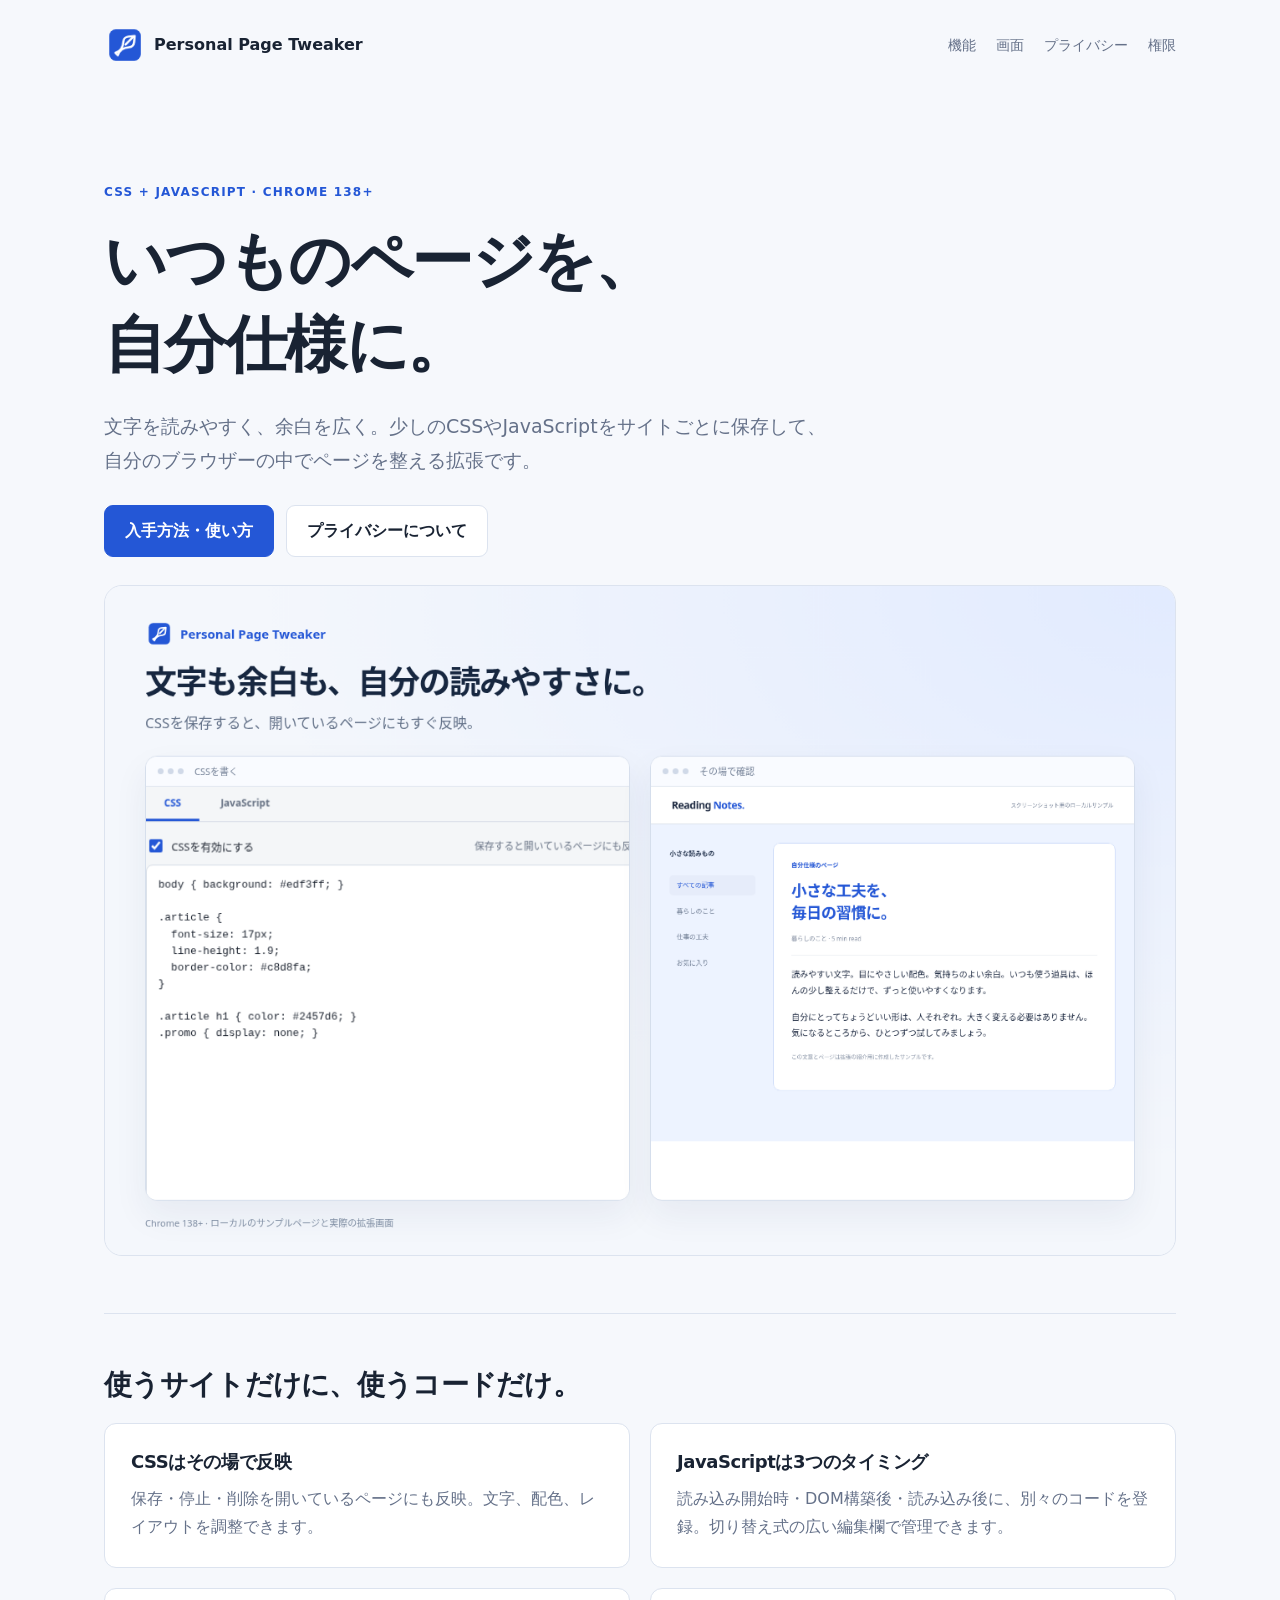
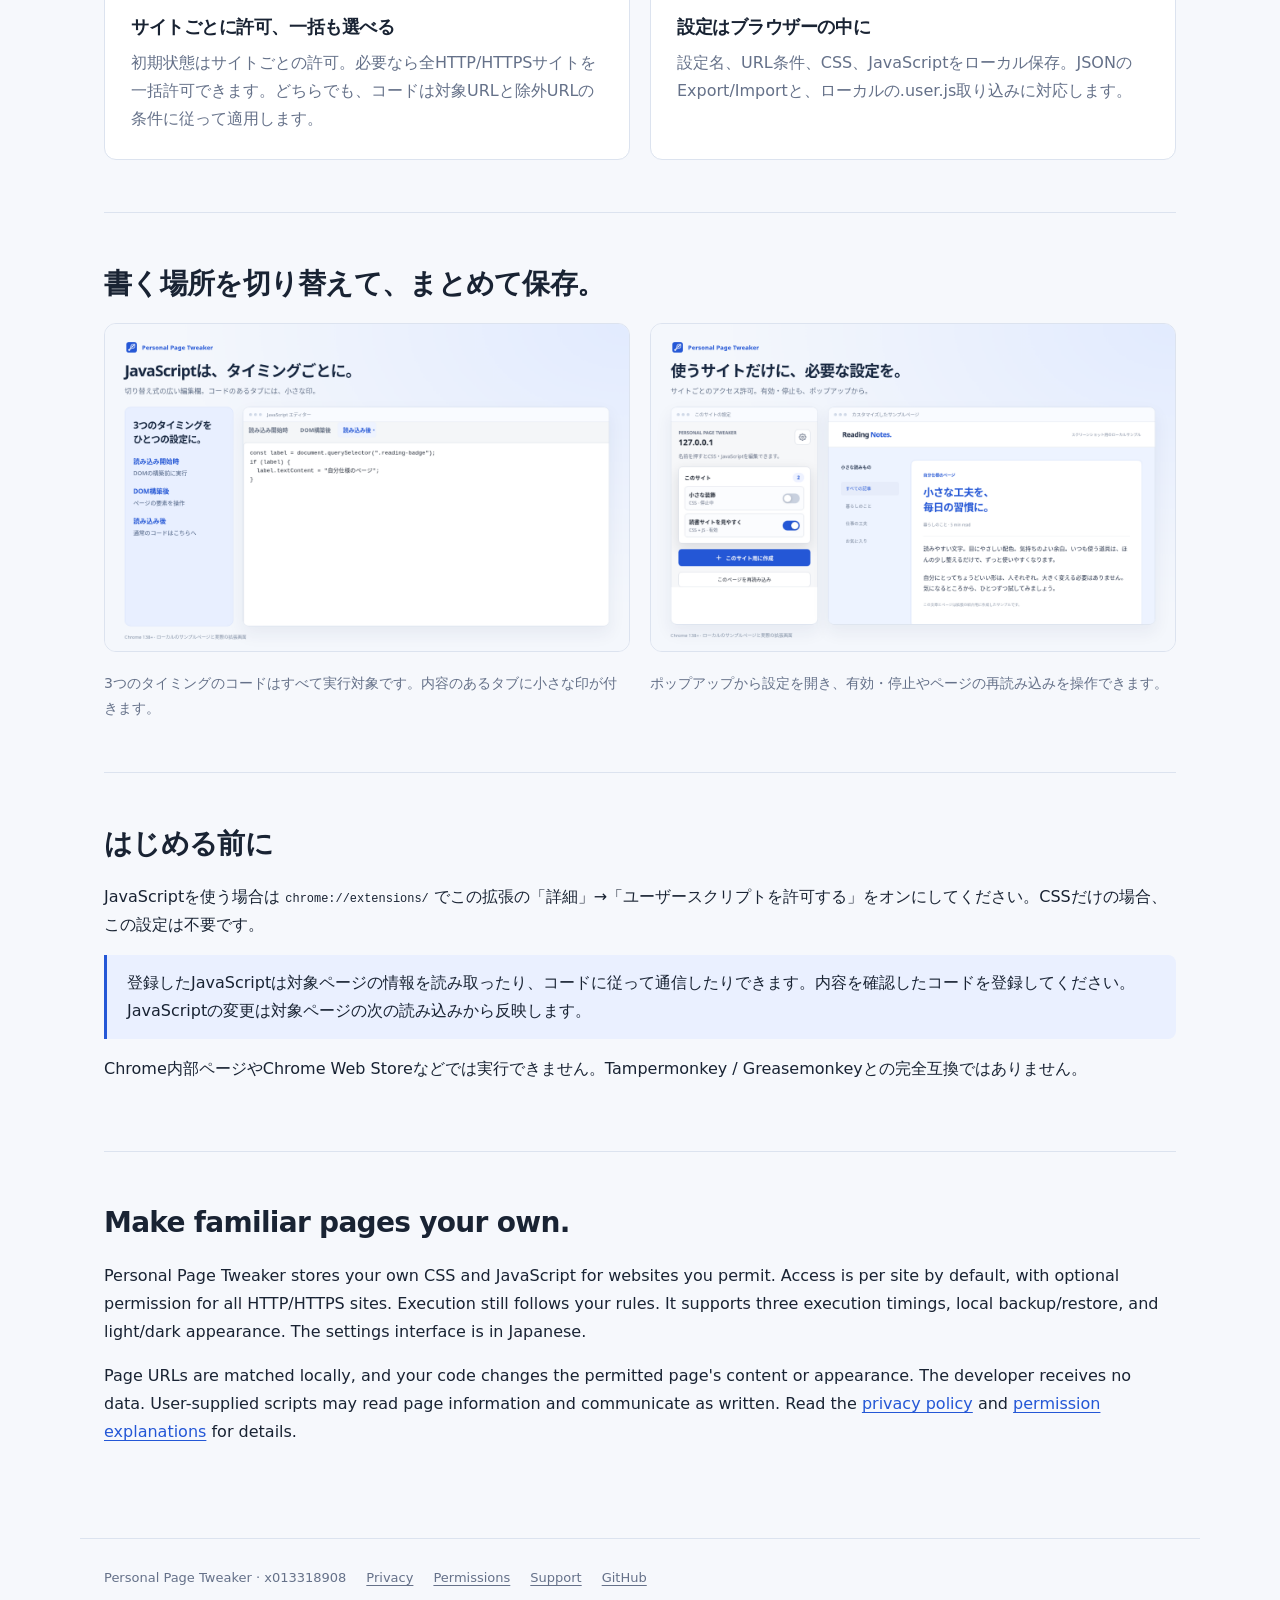
<file: docs/index.html>
<!doctype html>
<html lang="ja">
  <head>
    <meta charset="utf-8">
    <meta name="viewport" content="width=device-width, initial-scale=1">
    <meta name="color-scheme" content="light dark">
    <title>Personal Page Tweaker — いつものページを、自分仕様に。</title>
    <meta name="description" content="サイトごとのCSSとJavaScriptを、自分のブラウザー内で管理するChrome拡張。3つの実行タイミング、サイト別のアクセス許可、ローカルバックアップに対応。">
    <link rel="icon" href="./assets/icons/icon-48.png">
    <link rel="stylesheet" href="./assets/styles/pages.css">
  </head>
  <body>
    <header class="site-header">
      <a class="brand" href="./"><img src="./assets/icons/icon-48.png" alt="">Personal Page Tweaker</a>
      <nav aria-label="ナビゲーション"><a href="#features">機能</a><a href="#screenshots">画面</a><a href="./privacy.html">プライバシー</a><a href="./permissions.html">権限</a></nav>
    </header>
    <main>
      <section class="hero">
        <p class="eyebrow">CSS + JAVASCRIPT · CHROME 138+</p>
        <h1>いつものページを、<br>自分仕様に。</h1>
        <p class="lead">文字を読みやすく、余白を広く。少しのCSSやJavaScriptをサイトごとに保存して、自分のブラウザーの中でページを整える拡張です。</p>
        <div class="actions"><a class="button primary" href="https://github.com/x013318908/personal-page-tweaker#readme">入手方法・使い方</a><a class="button" href="./privacy.html">プライバシーについて</a></div>
        <img class="hero-image" src="./assets/screenshots/01-css.png" alt="CSSの編集画面と、登録したCSSを反映したサンプルページ" width="1280" height="800">
      </section>
      <section class="section" id="features">
        <h2>使うサイトだけに、使うコードだけ。</h2>
        <div class="grid">
          <article class="card"><h3>CSSはその場で反映</h3><p>保存・停止・削除を開いているページにも反映。文字、配色、レイアウトを調整できます。</p></article>
          <article class="card"><h3>JavaScriptは3つのタイミング</h3><p>読み込み開始時・DOM構築後・読み込み後に、別々のコードを登録。切り替え式の広い編集欄で管理できます。</p></article>
          <article class="card"><h3>サイトごとに許可、一括も選べる</h3><p>初期状態はサイトごとの許可。必要なら全HTTP/HTTPSサイトを一括許可できます。どちらでも、コードは対象URLと除外URLの条件に従って適用します。</p></article>
          <article class="card"><h3>設定はブラウザーの中に</h3><p>設定名、URL条件、CSS、JavaScriptをローカル保存。JSONのExport/Importと、ローカルの.user.js取り込みに対応します。</p></article>
        </div>
      </section>
      <section class="section gallery" id="screenshots">
        <h2>書く場所を切り替えて、まとめて保存。</h2>
        <div class="grid">
          <figure><img src="./assets/screenshots/02-javascript.png" alt="実行タイミング別のJavaScript編集タブ" width="1280" height="800" loading="lazy"><figcaption>3つのタイミングのコードはすべて実行対象です。内容のあるタブに小さな印が付きます。</figcaption></figure>
          <figure><img src="./assets/screenshots/03-site-controls.png" alt="サイト別設定を表示した拡張ポップアップとカスタマイズしたページ" width="1280" height="800" loading="lazy"><figcaption>ポップアップから設定を開き、有効・停止やページの再読み込みを操作できます。</figcaption></figure>
        </div>
      </section>
      <section class="section">
        <h2>はじめる前に</h2>
        <p>JavaScriptを使う場合は <code>chrome://extensions/</code> でこの拡張の「詳細」→「ユーザースクリプトを許可する」をオンにしてください。CSSだけの場合、この設定は不要です。</p>
        <p class="note">登録したJavaScriptは対象ページの情報を読み取ったり、コードに従って通信したりできます。内容を確認したコードを登録してください。JavaScriptの変更は対象ページの次の読み込みから反映します。</p>
        <p>Chrome内部ページやChrome Web Storeなどでは実行できません。Tampermonkey / Greasemonkeyとの完全互換ではありません。</p>
      </section>
      <section class="section" lang="en">
        <h2>Make familiar pages your own.</h2>
        <p>Personal Page Tweaker stores your own CSS and JavaScript for websites you permit. Access is per site by default, with optional permission for all HTTP/HTTPS sites. Execution still follows your rules. It supports three execution timings, local backup/restore, and light/dark appearance. The settings interface is in Japanese.</p>
        <p>Page URLs are matched locally, and your code changes the permitted page's content or appearance. The developer receives no data. User-supplied scripts may read page information and communicate as written. Read the <a href="./privacy.html#english">privacy policy</a> and <a href="./permissions.html">permission explanations</a> for details.</p>
      </section>
    </main>
    <footer class="site-footer"><span>Personal Page Tweaker · x013318908</span><a href="./privacy.html">Privacy</a><a href="./permissions.html">Permissions</a><a href="https://github.com/x013318908/personal-page-tweaker/issues">Support</a><a href="https://github.com/x013318908/personal-page-tweaker">GitHub</a></footer>
  </body>
</html>
</file>
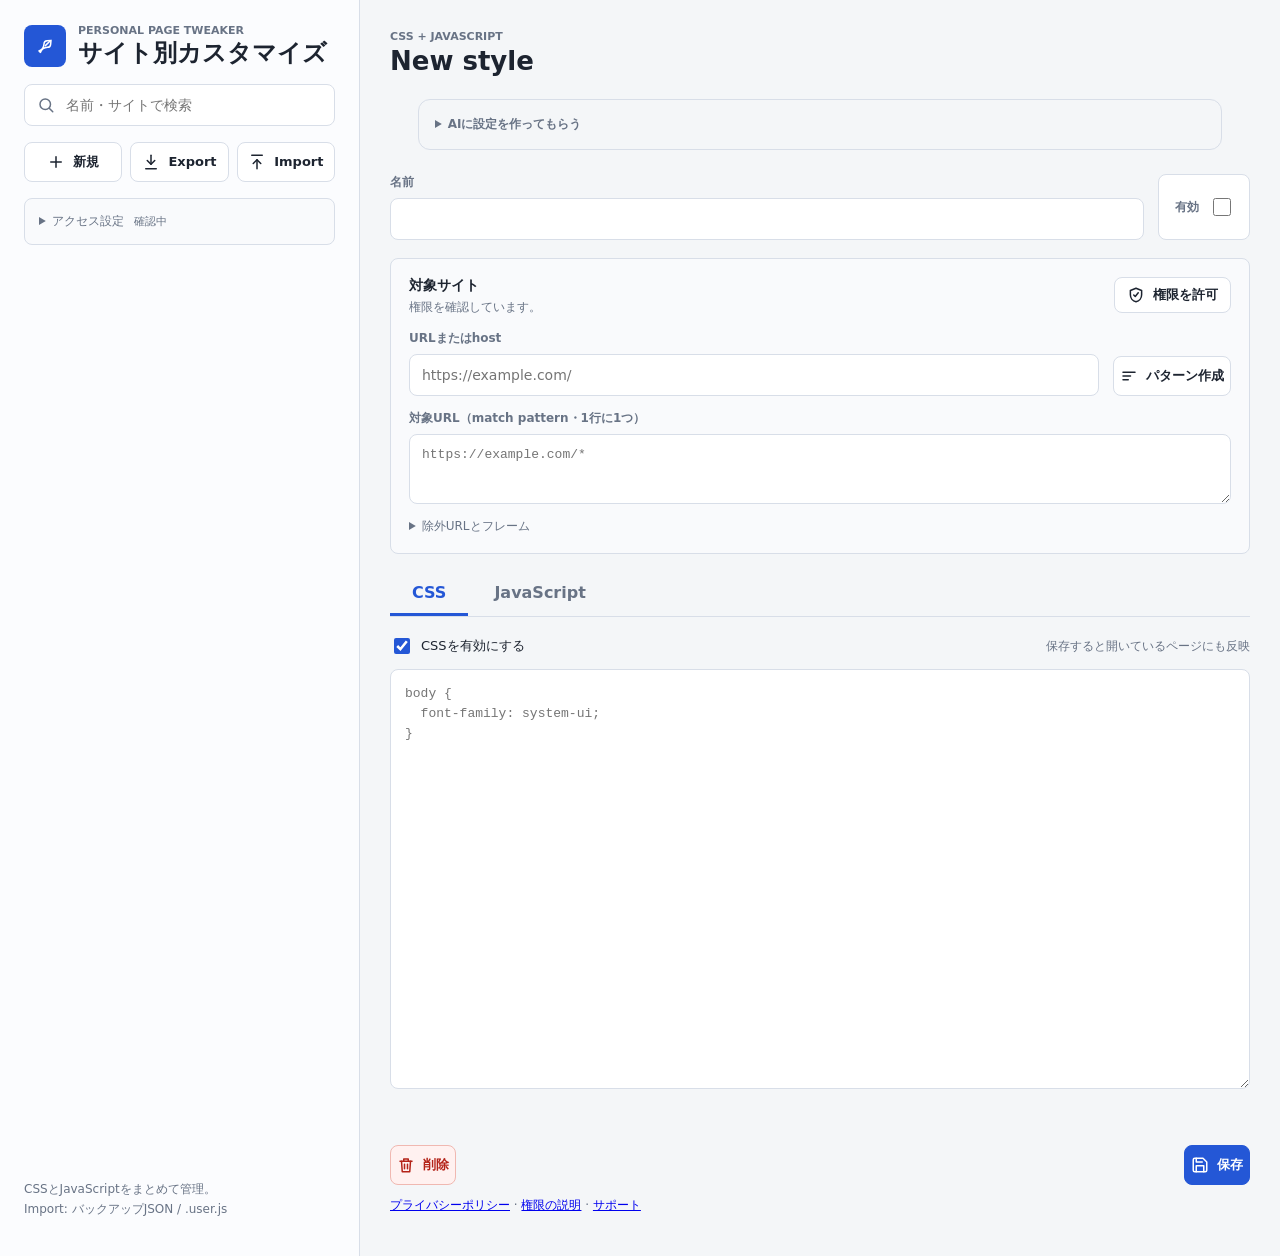
<file: options.html>
<!doctype html>
<html lang="ja">
  <head>
    <meta charset="utf-8">
    <meta name="viewport" content="width=device-width, initial-scale=1">
    <title>Personal Page Tweaker Settings</title>
    <link rel="stylesheet" href="options.css">
  </head>
  <body>
    <main class="app-shell">
      <aside class="sidebar">
        <header class="brand">
          <div class="brand-mark" aria-hidden="true">
            <svg viewBox="0 0 24 24">
              <path d="M4 18.5c4.5-1.4 6.4-4.5 6.7-9.5.1-2.1 1.8-3.8 4-4l5.3-.5-.5 5.3c-.2 2.2-1.9 3.9-4 4-5 .3-8.1 2.2-9.5 6.7L4 18.5Z"></path>
              <path d="M12.5 11.5 19 5"></path>
            </svg>
          </div>
          <div>
            <p>Personal Page Tweaker</p>
            <h1>サイト別カスタマイズ</h1>
          </div>
        </header>

        <div class="search-row">
          <svg viewBox="0 0 24 24" aria-hidden="true">
            <path d="m21 21-4.35-4.35"></path>
            <circle cx="11" cy="11" r="7"></circle>
          </svg>
          <input id="searchInput" type="search" placeholder="名前・サイトで検索" aria-label="設定を検索">
        </div>

        <div class="sidebar-actions">
          <button id="newButton" class="secondary-button" type="button">
            <svg viewBox="0 0 24 24" aria-hidden="true">
              <path d="M12 5v14M5 12h14"></path>
            </svg>
            新規
          </button>
          <button id="exportButton" class="secondary-button" type="button">
            <svg viewBox="0 0 24 24" aria-hidden="true">
              <path d="M12 3v12"></path>
              <path d="m7 10 5 5 5-5"></path>
              <path d="M5 21h14"></path>
            </svg>
            Export
          </button>
          <button id="importButton" class="secondary-button" type="button">
            <svg viewBox="0 0 24 24" aria-hidden="true">
              <path d="M12 21V9"></path>
              <path d="m7 14 5-5 5 5"></path>
              <path d="M5 3h14"></path>
            </svg>
            Import
          </button>
          <input id="importInput" class="visually-hidden" type="file" accept="application/json,.json,.js">
        </div>

        <details class="access-settings">
          <summary>アクセス設定 <span id="allSitesMode" class="access-mode">確認中</span></summary>
          <label class="check-field"><input id="allSitesInput" type="checkbox" aria-describedby="allSitesHelp allSitesRevokeHint" disabled>全サイトへのアクセスを許可する</label>
          <p id="allSitesStatus" class="access-status" role="status">権限を確認しています。</p>
          <p id="allSitesHelp">任意の設定です。オフのままでもサイトごとに許可できます。対象はHTTP/HTTPSサイトで、コードは登録したURL条件にだけ適用します。</p>
          <p id="allSitesRevokeHint" hidden>一括許可を解除すると個別のサイト許可も解除されます。必要なサイトは、編集画面で再度許可してください。</p>
        </details>

        <div id="styleList" class="style-list" aria-label="設定一覧"></div>
        <p class="sidebar-note">CSSとJavaScriptをまとめて管理。<br>Import: バックアップJSON / .user.js</p>
      </aside>

      <section class="editor-panel" aria-label="スタイル編集">
        <header class="editor-header">
          <div>
            <p id="editorKicker" class="editor-kicker">CSS + JavaScript</p>
            <h2 id="editorTitle">New style</h2>
          </div>
          <div id="saveStatus" class="save-status" role="status"></div>
        </header>

        <details class="ai-assistant">
          <summary>AIに設定を作ってもらう</summary>
          <p>依頼文をコピーして、お使いのAIに貼り付けてください。現在の編集中の設定を含みます。この拡張からAIへの送信は行いません。</p>
          <label class="field"><span>実現したいこと・直したい問題</span><textarea id="aiRequest" rows="3" placeholder="例：本文の文字を大きくしたい。見出しの色は今のままにしたい。"></textarea></label>
          <button id="aiCopyButton" class="secondary-button" type="button">AIへの依頼文をコピー</button>
          <label class="field"><span>依頼文（確認・手動コピー用）</span><textarea id="aiPrompt" rows="5" readonly></textarea></label>
          <label class="field"><span>AIの回答（JSON）</span><textarea id="aiReply" rows="6" spellcheck="false"></textarea></label>
          <button id="aiPreviewButton" class="secondary-button" type="button">内容を確認</button>
          <div id="aiPreview" hidden>
            <p id="aiSummary"></p>
            <pre id="aiCodePreview"></pre>
            <label class="check-field"><input id="aiReplaceCurrent" type="checkbox">現在選択中の設定を修正する（オフなら新規作成）</label>
            <p>無効な下書きとして編集欄に取り込みます。保存するまでは既存設定に影響しません。内容の確認後、有効にして保存してください。</p>
            <button id="aiApplyButton" class="secondary-button" type="button">下書きに取り込む</button>
          </div>
          <p id="aiStatus" role="status" aria-live="polite"></p>
        </details>
        <form id="editorForm" class="editor-form">
          <div class="form-grid">
            <label class="field">
              <span>名前</span>
              <input id="nameInput" type="text" autocomplete="off" required>
            </label>

            <label class="field inline-field">
              <span>有効</span>
              <input id="enabledInput" type="checkbox">
            </label>
          </div>

          <div class="target-card">
            <div class="target-card-header">
              <div>
                <h3>対象サイト</h3>
                <p id="permissionText">権限を確認しています。</p>
              </div>
              <button id="permissionButton" class="secondary-button compact" type="button">
                <svg viewBox="0 0 24 24" aria-hidden="true">
                  <path d="M12 3 4.5 6v5.5c0 4.5 3.1 8.6 7.5 9.5 4.4-.9 7.5-5 7.5-9.5V6L12 3Z"></path>
                  <path d="m9 12 2 2 4-5"></path>
                </svg>
                権限を許可
              </button>
            </div>

            <div class="form-grid">
              <label class="field">
                <span>URLまたはhost</span>
                <input id="hostInput" type="text" placeholder="https://example.com/">
              </label>
              <button id="buildPatternButton" class="secondary-button align-end" type="button">
                <svg viewBox="0 0 24 24" aria-hidden="true">
                  <path d="M4 7h16M4 12h10M4 17h7"></path>
                </svg>
                パターン作成
              </button>
            </div>

            <label class="field">
              <span>対象URL（match pattern・1行に1つ）</span>
              <textarea id="patternInput" class="pattern-input" rows="2" spellcheck="false" placeholder="https://example.com/*" required></textarea>
            </label>
            <details>
              <summary>除外URLとフレーム</summary>
              <label class="field advanced-field"><span>除外URL（1行に1つ）</span><textarea id="excludeInput" class="pattern-input" rows="2" spellcheck="false" placeholder="https://example.com/account/*"></textarea></label>
              <label class="check-field"><input id="allFramesInput" type="checkbox">条件に合う埋め込みフレームでも適用する</label>
            </details>
          </div>

          <div class="code-tabs" role="tablist" aria-label="編集するコード">
            <button id="cssTab" type="button" role="tab" aria-selected="true" aria-controls="cssPanel">CSS</button>
            <button id="jsTab" type="button" role="tab" aria-selected="false" aria-controls="jsPanel" tabindex="-1">JavaScript</button>
          </div>
          <section id="cssPanel" role="tabpanel" aria-labelledby="cssTab">
            <div class="code-toolbar"><label class="check-field"><input id="cssEnabledInput" type="checkbox" checked>CSSを有効にする</label><span>保存すると開いているページにも反映</span></div>
            <label class="field css-field"><span class="visually-hidden">CSS</span><textarea id="cssInput" spellcheck="false" placeholder="body {&#10;  font-family: system-ui;&#10;}"></textarea></label>
          </section>
          <section id="jsPanel" role="tabpanel" aria-labelledby="jsTab" hidden>
            <div class="code-toolbar"><label class="check-field"><input id="jsEnabledInput" type="checkbox" checked>JavaScriptを有効にする</label><span>変更は次のページ読み込みから</span></div>
            <div id="jsNotice" class="js-notice" role="status"></div>
            <div class="js-settings">
              <label class="field"><span>実行環境</span><select id="worldInput"><option value="USER_SCRIPT">独立した環境（通常）</option><option value="MAIN">ページと同じ環境</option></select></label>
            </div>
            <p class="code-help">ページ内の変数や関数を使うときは「ページと同じ環境」を選びます。GM_addStyle / GM.addStyleに対応。その他のGM_*機能は未対応です。</p>
            <p class="code-help">登録したJavaScriptは、対象ページの情報を読み取ったり、通信したりできます。内容を確認したコードを登録してください。</p>
            <p id="jsTimingHelp" class="code-help">編集するタイミングを切り替えます。各タブのコードは、それぞれのタイミングで1回ずつ実行します。実行しないタイミングは空欄にしてください。</p>
            <div class="js-timing-tabs" role="tablist" aria-label="JavaScriptの実行タイミング">
              <button id="jsStartTab" type="button" role="tab" aria-selected="false" aria-controls="jsStartPanel" tabindex="-1">読み込み開始時</button>
              <button id="jsEndTab" type="button" role="tab" aria-selected="false" aria-controls="jsEndPanel" tabindex="-1">DOM構築後</button>
              <button id="jsIdleTab" type="button" role="tab" aria-selected="true" aria-controls="jsIdlePanel">読み込み後</button>
            </div>
            <div class="js-editors" aria-describedby="jsTimingHelp">
              <section id="jsStartPanel" role="tabpanel" aria-labelledby="jsStartTab" hidden>
                <label class="field js-field"><span class="visually-hidden">読み込み開始時のJavaScript</span><textarea id="jsStartInput" spellcheck="false" placeholder="// DOMの構築前に実行するコード"></textarea></label>
              </section>
              <section id="jsEndPanel" role="tabpanel" aria-labelledby="jsEndTab" hidden>
                <label class="field js-field"><span class="visually-hidden">DOM構築後のJavaScript</span><textarea id="jsEndInput" spellcheck="false" placeholder="// DOMが構築された後に実行するコード"></textarea></label>
              </section>
              <section id="jsIdlePanel" role="tabpanel" aria-labelledby="jsIdleTab">
                <label class="field js-field"><span class="visually-hidden">読み込み後のJavaScript</span><textarea id="jsIdleInput" spellcheck="false" placeholder="// 例: ページの見出しを変更&#10;const heading = document.querySelector('h1');&#10;if (heading) heading.textContent += ' ★';"></textarea></label>
              </section>
            </div>
            <p class="code-help">保存・有効化後は対象ページを再読み込みしてください。停止しても、実行済みの変更は再読み込みまで残ります。実行時エラーは対象ページの開発者ツールに表示されます。</p>
            <button id="checkScriptsButton" class="secondary-button compact" type="button">実行許可を再確認</button>
          </section>

          <div id="formError" class="form-error" role="alert"></div>

          <footer class="editor-actions">
            <button id="deleteButton" class="danger-button" type="button">
              <svg viewBox="0 0 24 24" aria-hidden="true">
                <path d="M4 7h16"></path>
                <path d="M10 11v6M14 11v6"></path>
                <path d="M6 7l1 14h10l1-14"></path>
                <path d="M9 7V4h6v3"></path>
              </svg>
              削除
            </button>
            <button id="saveButton" class="primary-button" type="submit">
              <svg viewBox="0 0 24 24" aria-hidden="true">
                <path d="M19 21H5a2 2 0 0 1-2-2V5a2 2 0 0 1 2-2h11l5 5v11a2 2 0 0 1-2 2Z"></path>
                <path d="M17 21v-8H7v8"></path>
                <path d="M7 3v5h8"></path>
              </svg>
              保存
            </button>
          </footer>
        </form>
        <p class="code-help"><a href="https://x013318908.github.io/personal-page-tweaker/privacy.html" target="_blank" rel="noreferrer">プライバシーポリシー</a> · <a href="https://x013318908.github.io/personal-page-tweaker/permissions.html" target="_blank" rel="noreferrer">権限の説明</a> · <a href="https://github.com/x013318908/personal-page-tweaker/issues" target="_blank" rel="noreferrer">サポート</a></p>
      </section>
    </main>

    <section id="importPreview" class="import-preview" hidden>
      <div class="import-dialog" role="dialog" aria-modal="true" aria-labelledby="importTitle">
        <header>
          <div>
            <p>Import preview</p>
            <h2 id="importTitle">設定を置き換えます</h2>
          </div>
          <button id="cancelImportButton" class="icon-button" type="button" aria-label="閉じる">
            <svg viewBox="0 0 24 24" aria-hidden="true">
              <path d="M18 6 6 18M6 6l12 12"></path>
            </svg>
          </button>
        </header>
        <p id="importSummary" class="import-summary"></p>
        <ul id="importNames" class="import-names"></ul>
        <div class="dialog-actions">
          <button id="closeImportButton" class="secondary-button" type="button">キャンセル</button>
          <button id="confirmImportButton" class="primary-button" type="button">置き換える</button>
        </div>
      </div>
    </section>

    <script src="shared.js"></script>
    <script src="ai-helper.js"></script>
    <script src="options.js"></script>
  </body>
</html>
</file>
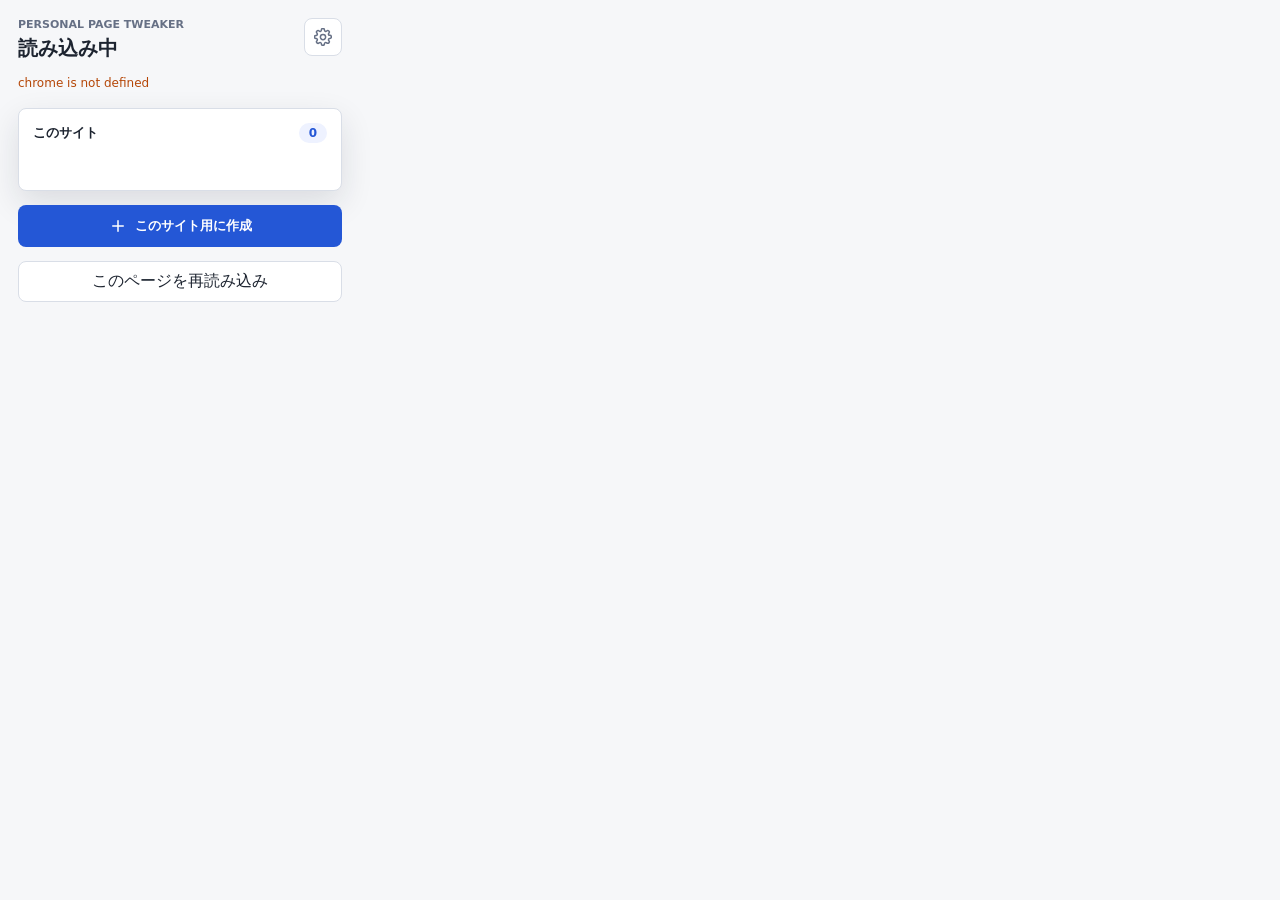
<file: popup.html>
<!doctype html>
<html lang="ja">
  <head>
    <meta charset="utf-8">
    <meta name="viewport" content="width=device-width, initial-scale=1">
    <title>Personal Page Tweaker</title>
    <link rel="stylesheet" href="popup.css">
  </head>
  <body>
    <main class="popup-shell">
      <header class="popup-header">
        <div>
          <p class="eyebrow">Personal Page Tweaker</p>
          <h1 id="currentHost">読み込み中</h1>
        </div>
        <button id="openOptionsButton" class="icon-button" type="button" title="設定を開く" aria-label="設定を開く">
          <svg viewBox="0 0 24 24" aria-hidden="true">
            <path d="M12 8.5a3.5 3.5 0 1 0 0 7 3.5 3.5 0 0 0 0-7Z"></path>
            <path d="M19.4 15a1.7 1.7 0 0 0 .34 1.88l.05.05a2.05 2.05 0 0 1-2.9 2.9l-.05-.05a1.7 1.7 0 0 0-1.88-.34 1.7 1.7 0 0 0-1.03 1.56v.15a2.05 2.05 0 0 1-4.1 0V21a1.7 1.7 0 0 0-1.03-1.56 1.7 1.7 0 0 0-1.88.34l-.05.05a2.05 2.05 0 0 1-2.9-2.9l.05-.05A1.7 1.7 0 0 0 4.36 15a1.7 1.7 0 0 0-1.56-1.03h-.15a2.05 2.05 0 0 1 0-4.1h.15a1.7 1.7 0 0 0 1.56-1.03 1.7 1.7 0 0 0-.34-1.88l-.05-.05a2.05 2.05 0 0 1 2.9-2.9l.05.05a1.7 1.7 0 0 0 1.88.34A1.7 1.7 0 0 0 9.83 2.8v-.15a2.05 2.05 0 0 1 4.1 0v.15a1.7 1.7 0 0 0 1.03 1.56 1.7 1.7 0 0 0 1.88-.34l.05-.05a2.05 2.05 0 0 1 2.9 2.9l-.05.05a1.7 1.7 0 0 0-.34 1.88 1.7 1.7 0 0 0 1.56 1.03h.15a2.05 2.05 0 0 1 0 4.1h-.15A1.7 1.7 0 0 0 19.4 15Z"></path>
          </svg>
        </button>
      </header>

      <p id="statusText" class="status-text">現在のタブを確認しています。</p>

      <section class="style-section" aria-label="このサイトのスタイル">
        <div class="section-heading">
          <h2>このサイト</h2>
          <span id="styleCount" class="count">0</span>
        </div>
        <div id="styleList" class="style-list"></div>
      </section>

      <footer class="popup-actions">
        <button id="createButton" class="primary-button" type="button">
          <svg viewBox="0 0 24 24" aria-hidden="true">
            <path d="M12 5v14M5 12h14"></path>
          </svg>
          このサイト用に作成
        </button>
      </footer>
      <button id="reloadButton" class="reload-button" type="button">このページを再読み込み</button>
    </main>

    <script src="shared.js"></script>
    <script src="popup.js"></script>
  </body>
</html>
</file>
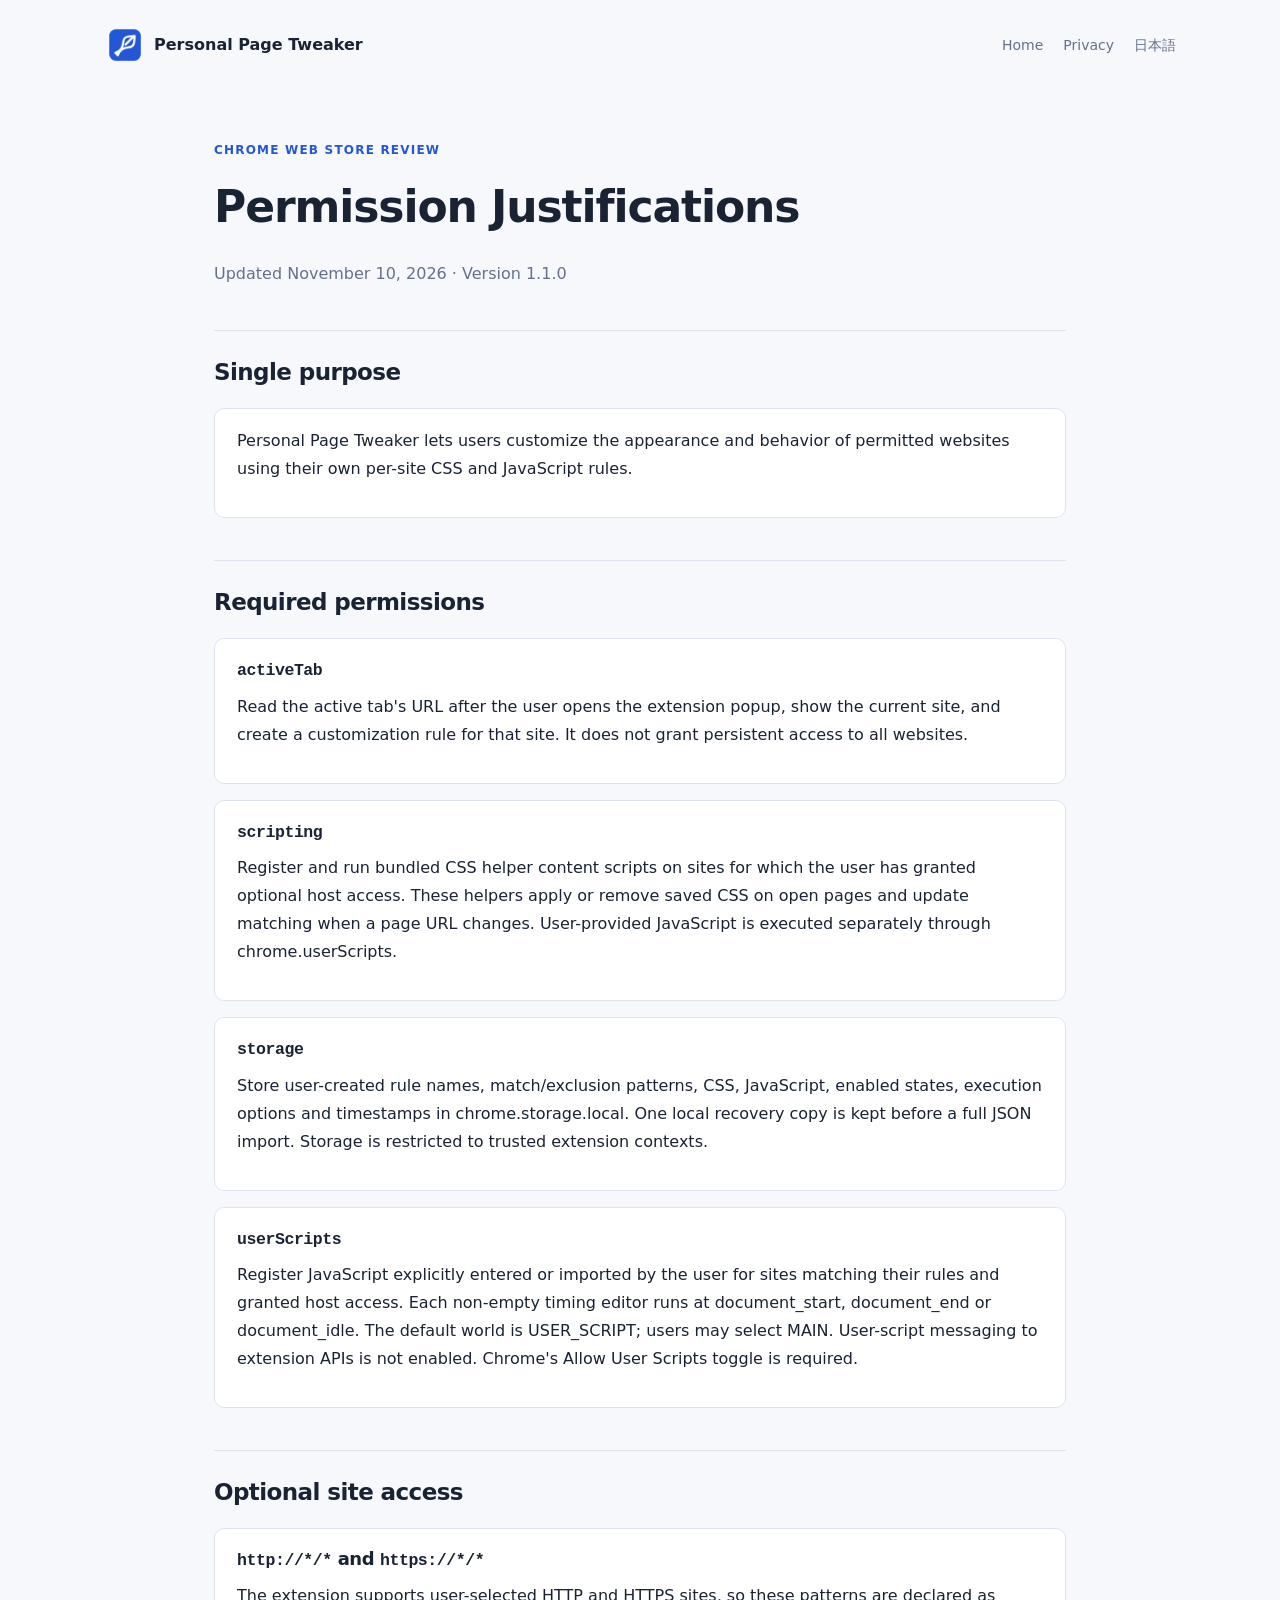
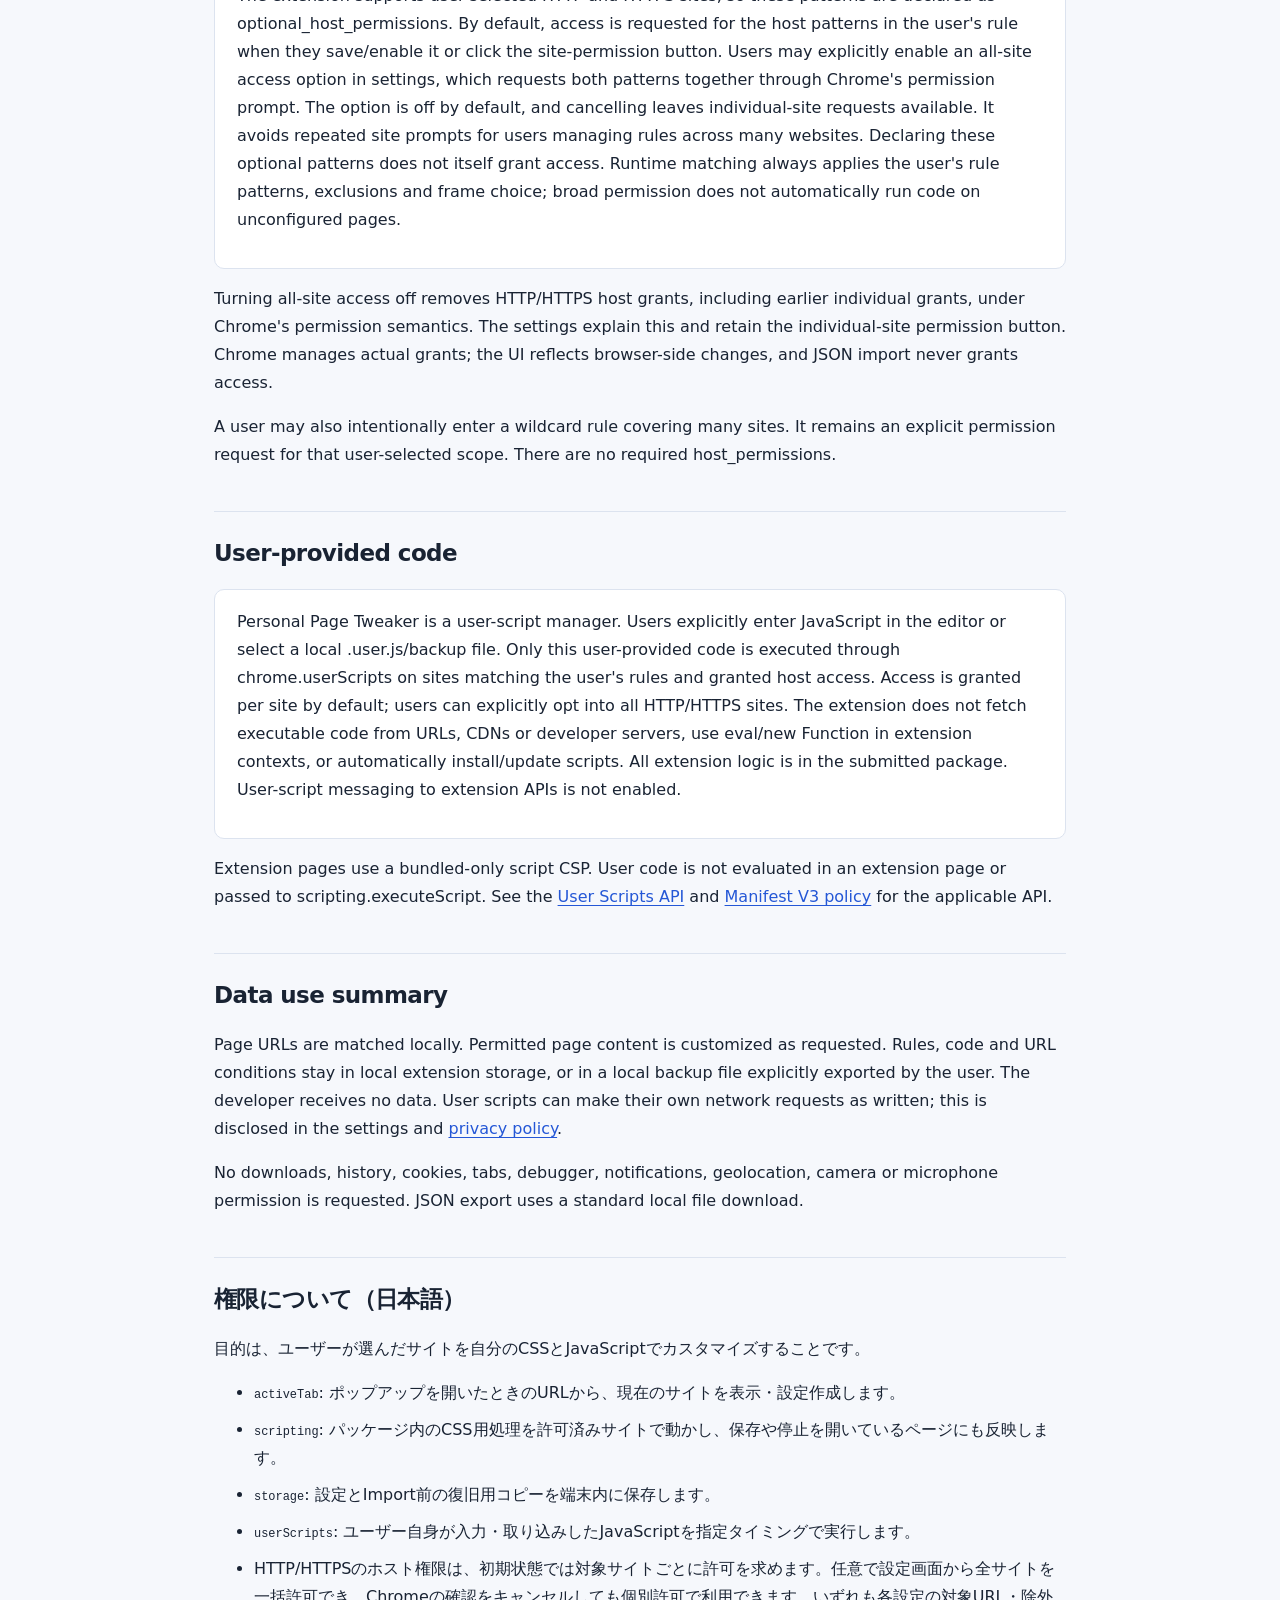
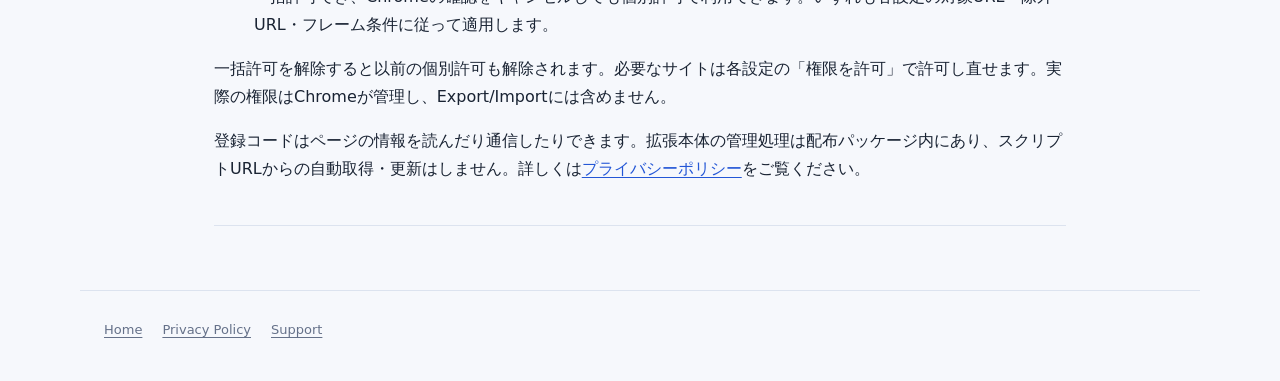
<file: docs/permissions.html>
<!doctype html>
<html lang="en">
  <head>
    <meta charset="utf-8">
    <meta name="viewport" content="width=device-width, initial-scale=1">
    <meta name="color-scheme" content="light dark">
    <title>Permission Justifications | Personal Page Tweaker</title>
    <meta name="description" content="Single purpose, optional site permissions, and user-supplied code explanations for Chrome Web Store review.">
    <link rel="icon" href="./assets/icons/icon-48.png">
    <link rel="stylesheet" href="./assets/styles/pages.css">
  </head>
  <body>
    <header class="site-header"><a class="brand" href="./"><img src="./assets/icons/icon-48.png" alt="">Personal Page Tweaker</a><nav aria-label="Navigation"><a href="./">Home</a><a href="./privacy.html">Privacy</a><a href="#japanese" lang="ja">日本語</a></nav></header>
    <main class="policy-page">
      <section><p class="eyebrow">CHROME WEB STORE REVIEW</p><h1>Permission Justifications</h1><p class="muted">Updated November 10, 2026 · Version 1.1.0</p></section>
      <section>
        <h2>Single purpose</h2>
        <div class="copy-block"><p>Personal Page Tweaker lets users customize the appearance and behavior of permitted websites using their own per-site CSS and JavaScript rules.</p></div>
      </section>
      <section>
        <h2>Required permissions</h2>
        <div class="copy-block"><h3><code>activeTab</code></h3><p>Read the active tab's URL after the user opens the extension popup, show the current site, and create a customization rule for that site. It does not grant persistent access to all websites.</p></div>
        <div class="copy-block"><h3><code>scripting</code></h3><p>Register and run bundled CSS helper content scripts on sites for which the user has granted optional host access. These helpers apply or remove saved CSS on open pages and update matching when a page URL changes. User-provided JavaScript is executed separately through chrome.userScripts.</p></div>
        <div class="copy-block"><h3><code>storage</code></h3><p>Store user-created rule names, match/exclusion patterns, CSS, JavaScript, enabled states, execution options and timestamps in chrome.storage.local. One local recovery copy is kept before a full JSON import. Storage is restricted to trusted extension contexts.</p></div>
        <div class="copy-block"><h3><code>userScripts</code></h3><p>Register JavaScript explicitly entered or imported by the user for sites matching their rules and granted host access. Each non-empty timing editor runs at document_start, document_end or document_idle. The default world is USER_SCRIPT; users may select MAIN. User-script messaging to extension APIs is not enabled. Chrome's Allow User Scripts toggle is required.</p></div>
      </section>
      <section>
        <h2>Optional site access</h2>
        <div class="copy-block"><h3><code>http://*/*</code> and <code>https://*/*</code></h3><p>The extension supports user-selected HTTP and HTTPS sites, so these patterns are declared as optional_host_permissions. By default, access is requested for the host patterns in the user's rule when they save/enable it or click the site-permission button. Users may explicitly enable an all-site access option in settings, which requests both patterns together through Chrome's permission prompt. The option is off by default, and cancelling leaves individual-site requests available. It avoids repeated site prompts for users managing rules across many websites. Declaring these optional patterns does not itself grant access. Runtime matching always applies the user's rule patterns, exclusions and frame choice; broad permission does not automatically run code on unconfigured pages.</p></div>
        <p>Turning all-site access off removes HTTP/HTTPS host grants, including earlier individual grants, under Chrome's permission semantics. The settings explain this and retain the individual-site permission button. Chrome manages actual grants; the UI reflects browser-side changes, and JSON import never grants access.</p>
        <p>A user may also intentionally enter a wildcard rule covering many sites. It remains an explicit permission request for that user-selected scope. There are no required host_permissions.</p>
      </section>
      <section>
        <h2>User-provided code</h2>
        <div class="copy-block"><p>Personal Page Tweaker is a user-script manager. Users explicitly enter JavaScript in the editor or select a local .user.js/backup file. Only this user-provided code is executed through chrome.userScripts on sites matching the user's rules and granted host access. Access is granted per site by default; users can explicitly opt into all HTTP/HTTPS sites. The extension does not fetch executable code from URLs, CDNs or developer servers, use eval/new Function in extension contexts, or automatically install/update scripts. All extension logic is in the submitted package. User-script messaging to extension APIs is not enabled.</p></div>
        <p>Extension pages use a bundled-only script CSP. User code is not evaluated in an extension page or passed to scripting.executeScript. See the <a href="https://developer.chrome.com/docs/extensions/reference/api/userScripts">User Scripts API</a> and <a href="https://developer.chrome.com/docs/webstore/program-policies/mv3-requirements">Manifest V3 policy</a> for the applicable API.</p>
      </section>
      <section>
        <h2>Data use summary</h2>
        <p>Page URLs are matched locally. Permitted page content is customized as requested. Rules, code and URL conditions stay in local extension storage, or in a local backup file explicitly exported by the user. The developer receives no data. User scripts can make their own network requests as written; this is disclosed in the settings and <a href="./privacy.html#english">privacy policy</a>.</p>
        <p>No downloads, history, cookies, tabs, debugger, notifications, geolocation, camera or microphone permission is requested. JSON export uses a standard local file download.</p>
      </section>
      <section id="japanese" lang="ja">
        <h2>権限について（日本語）</h2>
        <p>目的は、ユーザーが選んだサイトを自分のCSSとJavaScriptでカスタマイズすることです。</p>
        <ul><li><code>activeTab</code>: ポップアップを開いたときのURLから、現在のサイトを表示・設定作成します。</li><li><code>scripting</code>: パッケージ内のCSS用処理を許可済みサイトで動かし、保存や停止を開いているページにも反映します。</li><li><code>storage</code>: 設定とImport前の復旧用コピーを端末内に保存します。</li><li><code>userScripts</code>: ユーザー自身が入力・取り込みしたJavaScriptを指定タイミングで実行します。</li><li>HTTP/HTTPSのホスト権限は、初期状態では対象サイトごとに許可を求めます。任意で設定画面から全サイトを一括許可でき、Chromeの確認をキャンセルしても個別許可で利用できます。いずれも各設定の対象URL・除外URL・フレーム条件に従って適用します。</li></ul>
        <p>一括許可を解除すると以前の個別許可も解除されます。必要なサイトは各設定の「権限を許可」で許可し直せます。実際の権限はChromeが管理し、Export/Importには含めません。</p>
        <p>登録コードはページの情報を読んだり通信したりできます。拡張本体の管理処理は配布パッケージ内にあり、スクリプトURLからの自動取得・更新はしません。詳しくは<a href="./privacy.html">プライバシーポリシー</a>をご覧ください。</p>
      </section>
    </main>
    <footer class="site-footer"><a href="./">Home</a><a href="./privacy.html">Privacy Policy</a><a href="https://github.com/x013318908/personal-page-tweaker/issues">Support</a></footer>
  </body>
</html>
</file>
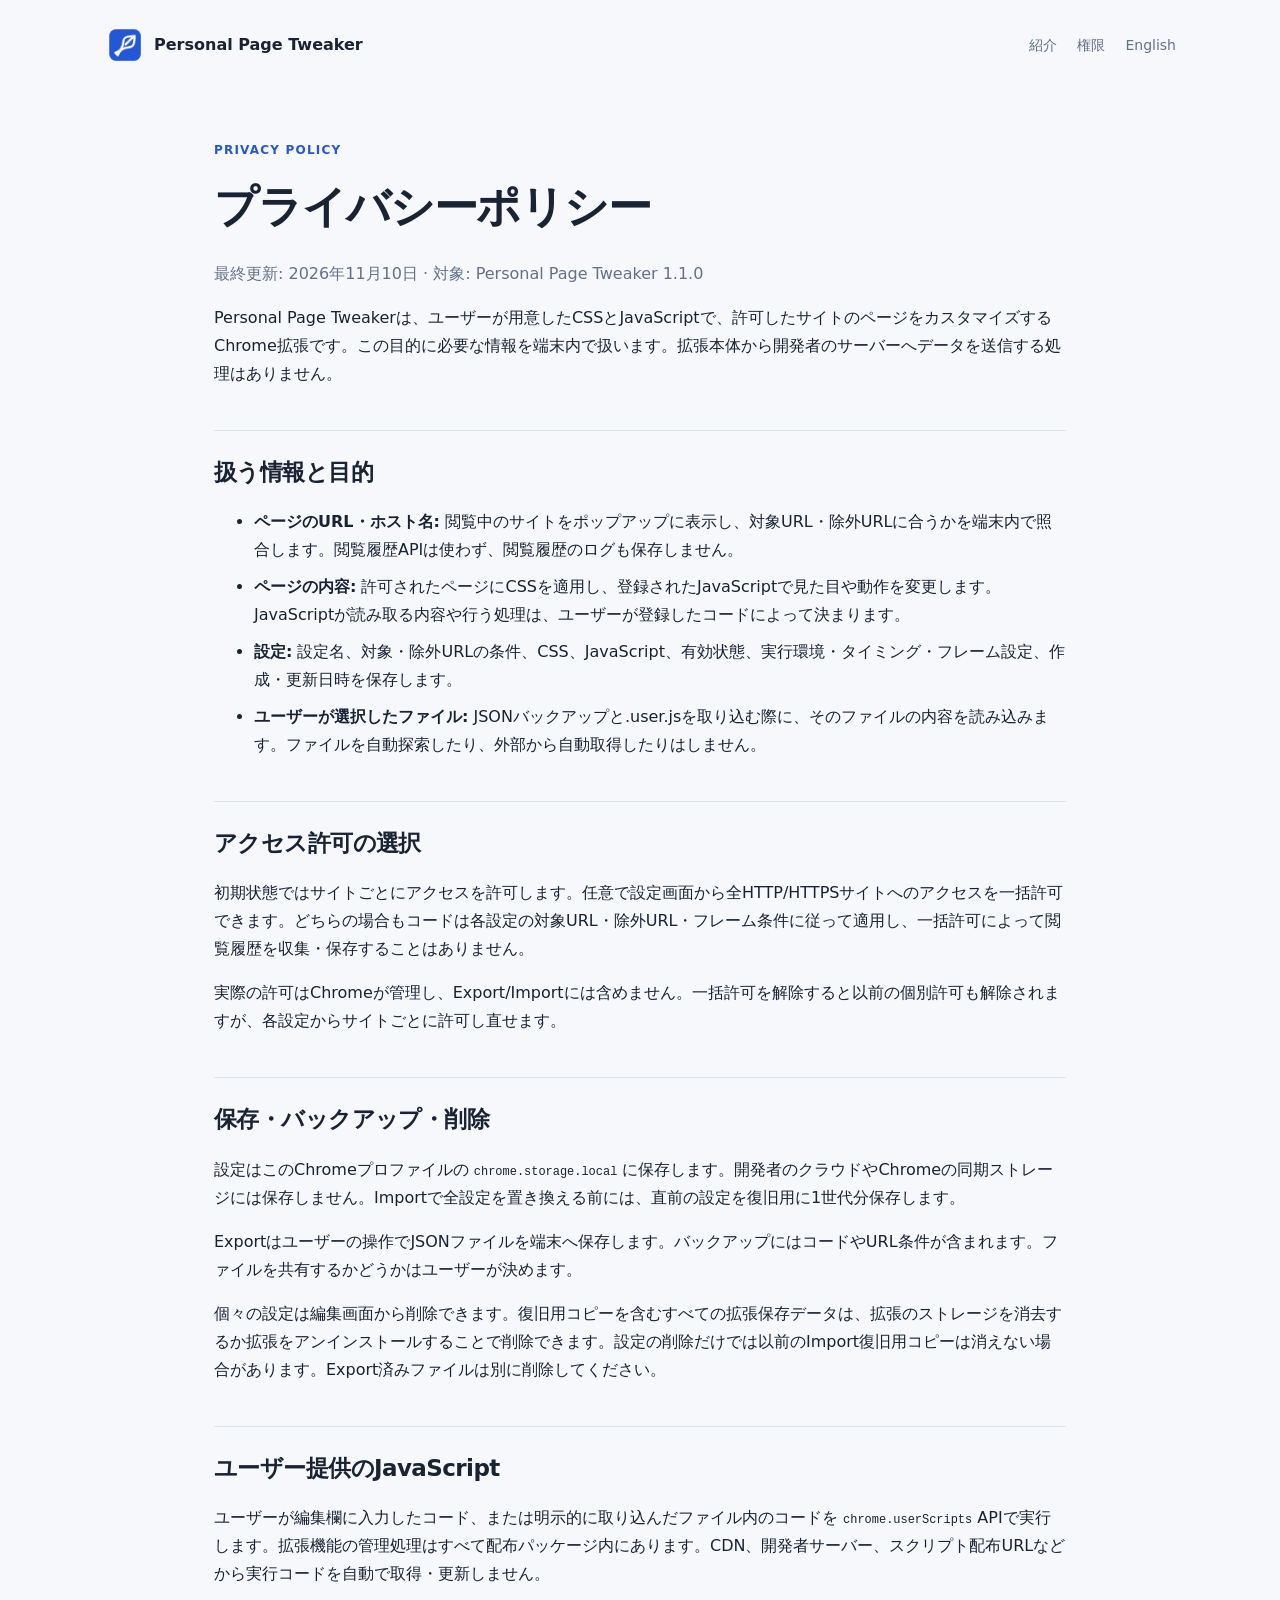
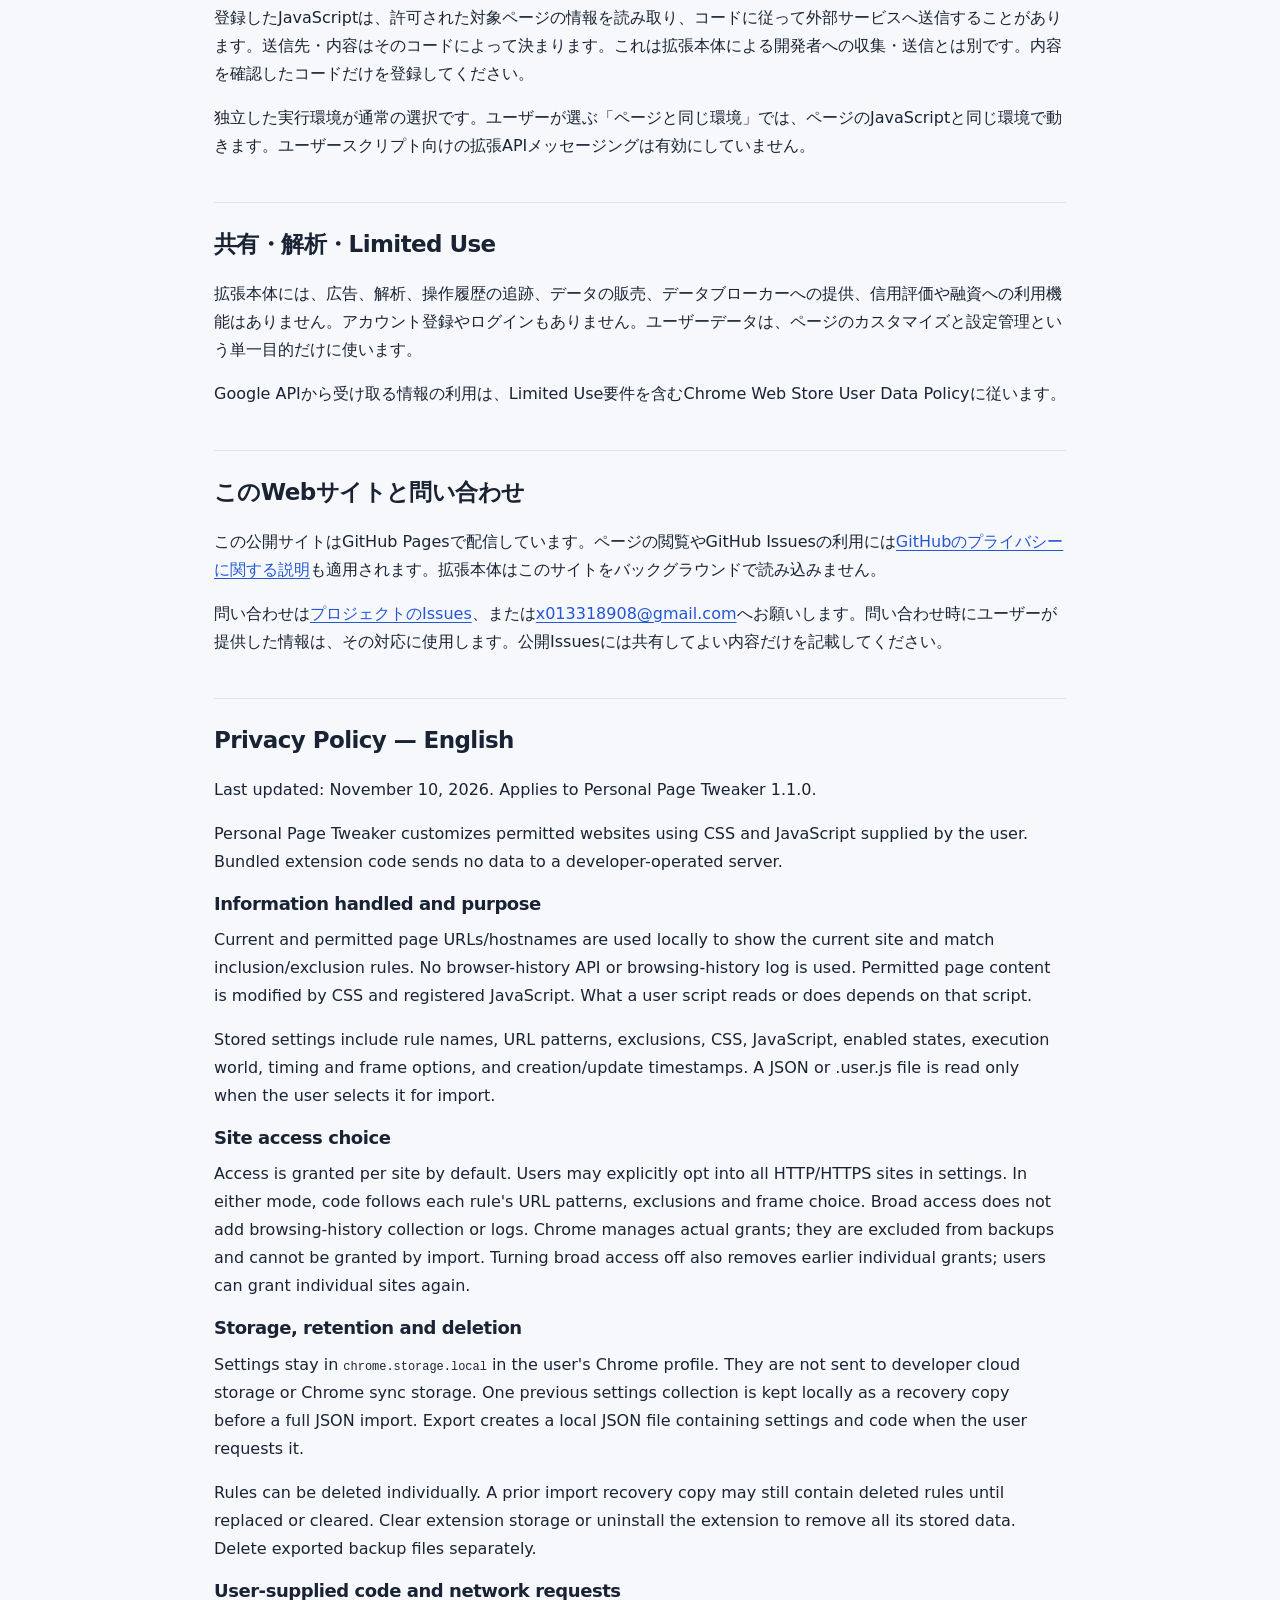
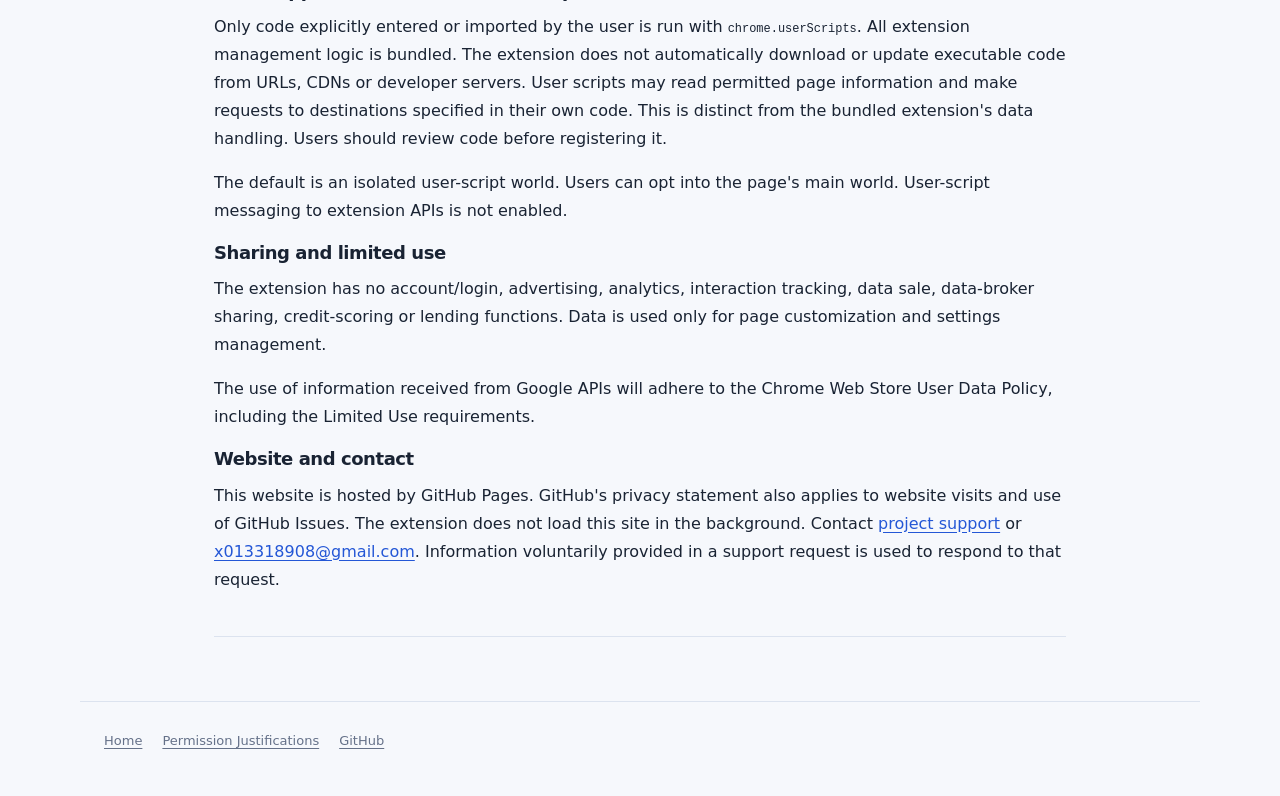
<file: docs/privacy.html>
<!doctype html>
<html lang="ja">
  <head>
    <meta charset="utf-8">
    <meta name="viewport" content="width=device-width, initial-scale=1">
    <meta name="color-scheme" content="light dark">
    <title>プライバシーポリシー | Personal Page Tweaker</title>
    <meta name="description" content="Personal Page Tweakerのローカル保存、URL照合、ユーザー提供コード、バックアップとデータ削除について。">
    <link rel="icon" href="./assets/icons/icon-48.png">
    <link rel="stylesheet" href="./assets/styles/pages.css">
  </head>
  <body>
    <header class="site-header"><a class="brand" href="./"><img src="./assets/icons/icon-48.png" alt="">Personal Page Tweaker</a><nav aria-label="ナビゲーション"><a href="./">紹介</a><a href="./permissions.html">権限</a><a href="#english" lang="en">English</a></nav></header>
    <main class="policy-page">
      <section>
        <p class="eyebrow">PRIVACY POLICY</p>
        <h1>プライバシーポリシー</h1>
        <p class="muted">最終更新: 2026年11月10日 · 対象: Personal Page Tweaker 1.1.0</p>
        <p>Personal Page Tweakerは、ユーザーが用意したCSSとJavaScriptで、許可したサイトのページをカスタマイズするChrome拡張です。この目的に必要な情報を端末内で扱います。拡張本体から開発者のサーバーへデータを送信する処理はありません。</p>
      </section>
      <section>
        <h2>扱う情報と目的</h2>
        <ul>
          <li><strong>ページのURL・ホスト名:</strong> 閲覧中のサイトをポップアップに表示し、対象URL・除外URLに合うかを端末内で照合します。閲覧履歴APIは使わず、閲覧履歴のログも保存しません。</li>
          <li><strong>ページの内容:</strong> 許可されたページにCSSを適用し、登録されたJavaScriptで見た目や動作を変更します。JavaScriptが読み取る内容や行う処理は、ユーザーが登録したコードによって決まります。</li>
          <li><strong>設定:</strong> 設定名、対象・除外URLの条件、CSS、JavaScript、有効状態、実行環境・タイミング・フレーム設定、作成・更新日時を保存します。</li>
          <li><strong>ユーザーが選択したファイル:</strong> JSONバックアップと.user.jsを取り込む際に、そのファイルの内容を読み込みます。ファイルを自動探索したり、外部から自動取得したりはしません。</li>
        </ul>
      </section>
      <section>
        <h2>アクセス許可の選択</h2>
        <p>初期状態ではサイトごとにアクセスを許可します。任意で設定画面から全HTTP/HTTPSサイトへのアクセスを一括許可できます。どちらの場合もコードは各設定の対象URL・除外URL・フレーム条件に従って適用し、一括許可によって閲覧履歴を収集・保存することはありません。</p>
        <p>実際の許可はChromeが管理し、Export/Importには含めません。一括許可を解除すると以前の個別許可も解除されますが、各設定からサイトごとに許可し直せます。</p>
      </section>
      <section>
        <h2>保存・バックアップ・削除</h2>
        <p>設定はこのChromeプロファイルの <code>chrome.storage.local</code> に保存します。開発者のクラウドやChromeの同期ストレージには保存しません。Importで全設定を置き換える前には、直前の設定を復旧用に1世代分保存します。</p>
        <p>Exportはユーザーの操作でJSONファイルを端末へ保存します。バックアップにはコードやURL条件が含まれます。ファイルを共有するかどうかはユーザーが決めます。</p>
        <p>個々の設定は編集画面から削除できます。復旧用コピーを含むすべての拡張保存データは、拡張のストレージを消去するか拡張をアンインストールすることで削除できます。設定の削除だけでは以前のImport復旧用コピーは消えない場合があります。Export済みファイルは別に削除してください。</p>
      </section>
      <section>
        <h2>ユーザー提供のJavaScript</h2>
        <p>ユーザーが編集欄に入力したコード、または明示的に取り込んだファイル内のコードを <code>chrome.userScripts</code> APIで実行します。拡張機能の管理処理はすべて配布パッケージ内にあります。CDN、開発者サーバー、スクリプト配布URLなどから実行コードを自動で取得・更新しません。</p>
        <p>登録したJavaScriptは、許可された対象ページの情報を読み取り、コードに従って外部サービスへ送信することがあります。送信先・内容はそのコードによって決まります。これは拡張本体による開発者への収集・送信とは別です。内容を確認したコードだけを登録してください。</p>
        <p>独立した実行環境が通常の選択です。ユーザーが選ぶ「ページと同じ環境」では、ページのJavaScriptと同じ環境で動きます。ユーザースクリプト向けの拡張APIメッセージングは有効にしていません。</p>
      </section>
      <section>
        <h2>共有・解析・Limited Use</h2>
        <p>拡張本体には、広告、解析、操作履歴の追跡、データの販売、データブローカーへの提供、信用評価や融資への利用機能はありません。アカウント登録やログインもありません。ユーザーデータは、ページのカスタマイズと設定管理という単一目的だけに使います。</p>
        <p>Google APIから受け取る情報の利用は、Limited Use要件を含むChrome Web Store User Data Policyに従います。</p>
      </section>
      <section>
        <h2>このWebサイトと問い合わせ</h2>
        <p>この公開サイトはGitHub Pagesで配信しています。ページの閲覧やGitHub Issuesの利用には<a href="https://docs.github.com/en/site-policy/privacy-policies/github-general-privacy-statement">GitHubのプライバシーに関する説明</a>も適用されます。拡張本体はこのサイトをバックグラウンドで読み込みません。</p>
        <p>問い合わせは<a href="https://github.com/x013318908/personal-page-tweaker/issues">プロジェクトのIssues</a>、または<a href="mailto:x013318908@gmail.com">x013318908@gmail.com</a>へお願いします。問い合わせ時にユーザーが提供した情報は、その対応に使用します。公開Issuesには共有してよい内容だけを記載してください。</p>
      </section>
      <section id="english" lang="en">
        <h2>Privacy Policy — English</h2>
        <p>Last updated: November 10, 2026. Applies to Personal Page Tweaker 1.1.0.</p>
        <p>Personal Page Tweaker customizes permitted websites using CSS and JavaScript supplied by the user. Bundled extension code sends no data to a developer-operated server.</p>
        <h3>Information handled and purpose</h3>
        <p>Current and permitted page URLs/hostnames are used locally to show the current site and match inclusion/exclusion rules. No browser-history API or browsing-history log is used. Permitted page content is modified by CSS and registered JavaScript. What a user script reads or does depends on that script.</p>
        <p>Stored settings include rule names, URL patterns, exclusions, CSS, JavaScript, enabled states, execution world, timing and frame options, and creation/update timestamps. A JSON or .user.js file is read only when the user selects it for import.</p>
        <h3>Site access choice</h3>
        <p>Access is granted per site by default. Users may explicitly opt into all HTTP/HTTPS sites in settings. In either mode, code follows each rule's URL patterns, exclusions and frame choice. Broad access does not add browsing-history collection or logs. Chrome manages actual grants; they are excluded from backups and cannot be granted by import. Turning broad access off also removes earlier individual grants; users can grant individual sites again.</p>
        <h3>Storage, retention and deletion</h3>
        <p>Settings stay in <code>chrome.storage.local</code> in the user's Chrome profile. They are not sent to developer cloud storage or Chrome sync storage. One previous settings collection is kept locally as a recovery copy before a full JSON import. Export creates a local JSON file containing settings and code when the user requests it.</p>
        <p>Rules can be deleted individually. A prior import recovery copy may still contain deleted rules until replaced or cleared. Clear extension storage or uninstall the extension to remove all its stored data. Delete exported backup files separately.</p>
        <h3>User-supplied code and network requests</h3>
        <p>Only code explicitly entered or imported by the user is run with <code>chrome.userScripts</code>. All extension management logic is bundled. The extension does not automatically download or update executable code from URLs, CDNs or developer servers. User scripts may read permitted page information and make requests to destinations specified in their own code. This is distinct from the bundled extension's data handling. Users should review code before registering it.</p>
        <p>The default is an isolated user-script world. Users can opt into the page's main world. User-script messaging to extension APIs is not enabled.</p>
        <h3>Sharing and limited use</h3>
        <p>The extension has no account/login, advertising, analytics, interaction tracking, data sale, data-broker sharing, credit-scoring or lending functions. Data is used only for page customization and settings management.</p>
        <p>The use of information received from Google APIs will adhere to the Chrome Web Store User Data Policy, including the Limited Use requirements.</p>
        <h3>Website and contact</h3>
        <p>This website is hosted by GitHub Pages. GitHub's privacy statement also applies to website visits and use of GitHub Issues. The extension does not load this site in the background. Contact <a href="https://github.com/x013318908/personal-page-tweaker/issues">project support</a> or <a href="mailto:x013318908@gmail.com">x013318908@gmail.com</a>. Information voluntarily provided in a support request is used to respond to that request.</p>
      </section>
    </main>
    <footer class="site-footer"><a href="./">Home</a><a href="./permissions.html">Permission Justifications</a><a href="https://github.com/x013318908/personal-page-tweaker">GitHub</a></footer>
  </body>
</html>
</file>
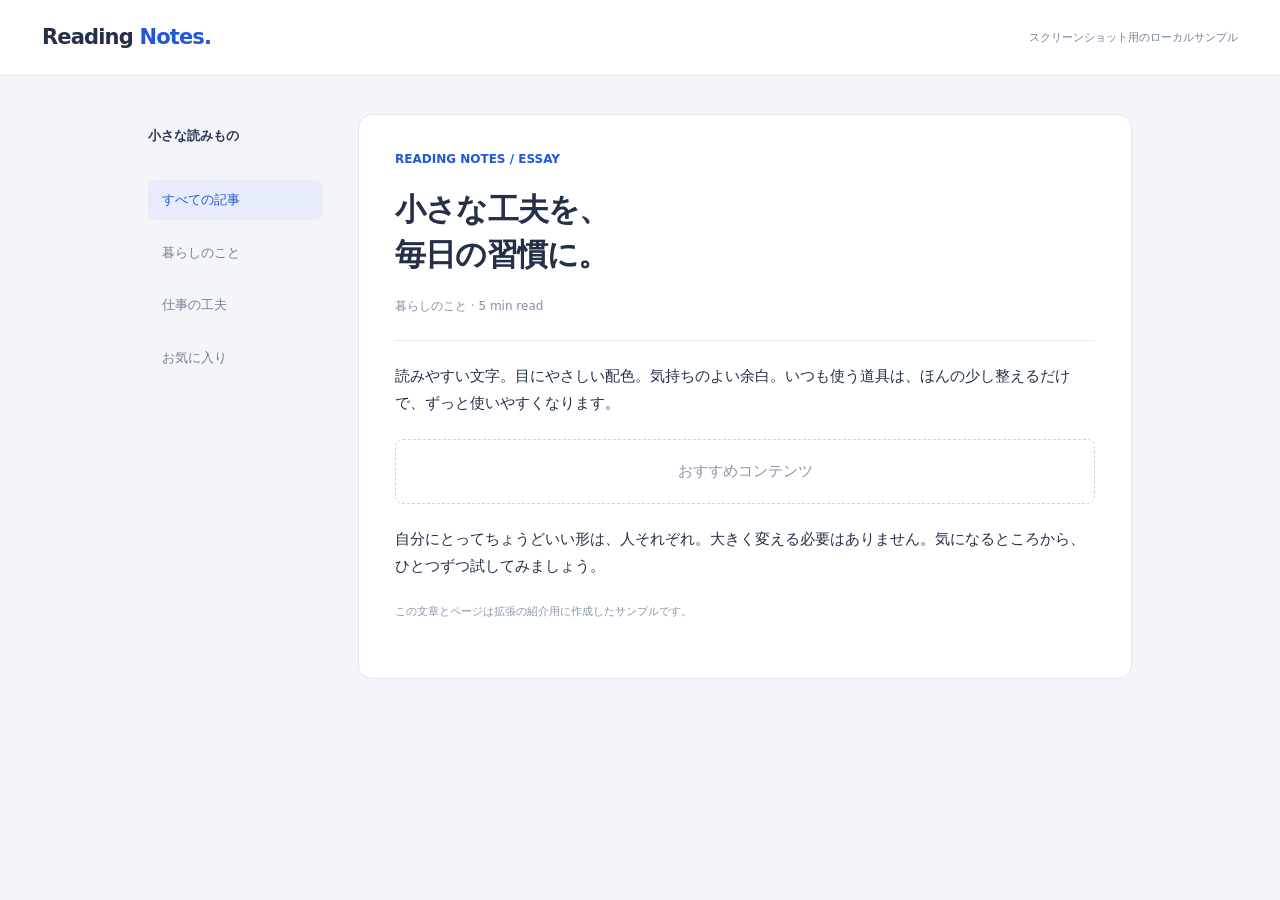
<file: scripts/fixtures/demo.html>
<!doctype html>
<html lang="ja">
<head>
  <meta charset="utf-8">
  <meta name="viewport" content="width=device-width, initial-scale=1">
  <title>Reading Notes — サンプルページ</title>
  <style>
    * { box-sizing: border-box; }
    body { margin: 0; color: #243047; background: #f3f5f8; font: 15px/1.8 system-ui, sans-serif; }
    header { height: 76px; display: flex; align-items: center; justify-content: space-between; padding: 0 42px; border-bottom: 1px solid #dce2eb; background: #fff; }
    .brand { font-size: 21px; font-weight: 750; letter-spacing: -.04em; }
    .brand span { color: #2457d6; }
    .sample { color: #748097; font-size: 11px; }
    .layout { display: grid; grid-template-columns: 174px 1fr; gap: 36px; max-width: 1060px; padding: 38px; margin: auto; }
    aside { color: #738097; font-size: 13px; }
    aside strong { color: #293852; display: block; padding: 10px 0 20px; }
    aside p { padding: 8px 14px; border-radius: 7px; }
    aside p:first-of-type { background: #e6ecfa; color: #2457d6; }
    .article { padding: 34px 36px; background: #fff; border: 1px solid #e2e7ef; border-radius: 14px; }
    .reading-badge { color: #2457d6; font-size: 12px; font-weight: 650; }
    h1 { font-size: 31px; line-height: 1.45; letter-spacing: -.025em; margin: 16px 0 20px; }
    .meta { font-size: 12px; color: #8590a3; padding-bottom: 22px; border-bottom: 1px solid #e7ebf2; }
    .article p { margin: 22px 0; }
    .promo { border: 1px dashed #cbd5e3; color: #8b96a8; padding: 18px; text-align: center; border-radius: 8px; }
    .endnote { color: #8b96a8; font-size: 11px; }
  </style>
</head>
<body>
  <header><div class="brand">Reading <span>Notes.</span></div><div class="sample">スクリーンショット用のローカルサンプル</div></header>
  <div class="layout">
    <aside><strong>小さな読みもの</strong><p>すべての記事</p><p>暮らしのこと</p><p>仕事の工夫</p><p>お気に入り</p></aside>
    <main class="article">
      <div class="reading-badge">READING NOTES / ESSAY</div>
      <h1>小さな工夫を、<br>毎日の習慣に。</h1>
      <div class="meta">暮らしのこと · 5 min read</div>
      <p>読みやすい文字。目にやさしい配色。気持ちのよい余白。いつも使う道具は、ほんの少し整えるだけで、ずっと使いやすくなります。</p>
      <div class="promo">おすすめコンテンツ</div>
      <p>自分にとってちょうどいい形は、人それぞれ。大きく変える必要はありません。気になるところから、ひとつずつ試してみましょう。</p>
      <p class="endnote">この文章とページは拡張の紹介用に作成したサンプルです。</p>
    </main>
  </div>
</body>
</html>
</file>
<file: docs/assets/styles/pages.css>
:root {
  color-scheme: light dark;
  --bg: #f6f8fc;
  --panel: #fff;
  --text: #192333;
  --muted: #657189;
  --line: #dce3ef;
  --accent: #2457d6;
  --soft: #eaf0ff;
  font-family: system-ui, -apple-system, BlinkMacSystemFont, "Segoe UI", sans-serif;
}
* { box-sizing: border-box; }
body { margin: 0; background: var(--bg); color: var(--text); line-height: 1.75; }
a { color: var(--accent); text-underline-offset: 3px; }
a:focus-visible { outline: 2px solid var(--accent); outline-offset: 4px; }
img { max-width: 100%; height: auto; }
.site-header, main, .site-footer { width: min(1120px, 100%); margin: auto; padding: 24px; }
.site-header { display: flex; flex-wrap: wrap; align-items: center; justify-content: space-between; gap: 20px; }
.brand { display: inline-flex; align-items: center; gap: 8px; color: var(--text); text-decoration: none; font-weight: 750; }
.brand img { width: 42px; height: 42px; }
nav { display: flex; flex-wrap: wrap; gap: 20px; font-size: 14px; }
nav a { text-decoration: none; color: var(--muted); }
h1, h2, h3 { line-height: 1.35; letter-spacing: -.025em; }
h1 { font-size: clamp(32px, 5vw, 62px); margin: 12px 0 24px; }
h2 { margin: 0 0 20px; font-size: 28px; }
h3 { font-size: 18px; margin: 0 0 10px; }
p { margin: 0 0 16px; }
.eyebrow { color: var(--accent); font-size: 12px; letter-spacing: .1em; font-weight: 750; }
.hero { padding: 68px 0 48px; }
.hero .lead { color: var(--muted); font-size: 19px; max-width: 740px; }
.actions { display: flex; flex-wrap: wrap; gap: 12px; margin: 28px 0; }
.button { display: inline-flex; align-items: center; padding: 11px 20px; border: 1px solid var(--line); border-radius: 9px; text-decoration: none; color: var(--text); background: var(--panel); font-weight: 650; }
.button.primary { color: #fff; background: var(--accent); border-color: var(--accent); }
.hero-image { width: 100%; border: 1px solid var(--line); border-radius: 18px; background: var(--panel); }
.section { padding: 52px 0; border-top: 1px solid var(--line); }
.grid { display: grid; grid-template-columns: 1fr 1fr; gap: 20px; }
.card { padding: 26px; border: 1px solid var(--line); border-radius: 12px; background: var(--panel); }
.card p { color: var(--muted); margin-bottom: 0; }
.gallery figure { margin: 0; }
.gallery img { border: 1px solid var(--line); border-radius: 12px; }
figcaption { color: var(--muted); margin-top: 10px; font-size: 14px; }
.note { border-left: 3px solid var(--accent); padding: 14px 20px; background: var(--soft); border-radius: 0 8px 8px 0; }
.policy-page { max-width: 900px; padding-bottom: 64px; }
.policy-page h1 { font-size: clamp(30px, 4vw, 44px); }
.policy-page section { padding: 26px 0; border-bottom: 1px solid var(--line); }
.policy-page section h2 { font-size: 23px; }
.policy-page li { margin-bottom: 9px; }
.policy-page .copy-block { padding: 18px 22px; background: var(--panel); border: 1px solid var(--line); border-radius: 10px; margin-bottom: 16px; }
.muted { color: var(--muted); }
code { font-size: .92em; overflow-wrap: anywhere; }
.site-footer { display: flex; flex-wrap: wrap; gap: 20px; padding-top: 28px; padding-bottom: 44px; border-top: 1px solid var(--line); font-size: 13px; color: var(--muted); }
.site-footer a { color: var(--muted); }
@media (prefers-color-scheme: dark) {
  :root { --bg: #10151e; --panel: #18202e; --text: #edf2fb; --muted: #a3b1c7; --line: #303d52; --accent: #8bafff; --soft: #1b2a47; }
  .button.primary { color: #0c1c37; }
}
@media (max-width: 680px) {
  .grid { grid-template-columns: 1fr; }
  .hero { padding-top: 36px; }
  nav { gap: 14px; }
}
</file>
<file: options.css>
:root {
  color-scheme: light dark;
  --bg: #f4f6f8;
  --panel: #ffffff;
  --panel-subtle: #f9fafc;
  --sidebar: #fbfcfe;
  --input-bg: #ffffff;
  --text: #1d2430;
  --muted: #687385;
  --border: #d8dee8;
  --border-strong: #c2cad8;
  --accent: #2457d6;
  --accent-strong: #1743ad;
  --accent-contrast: #ffffff;
  --accent-soft: #eef3ff;
  --danger: #b42318;
  --danger-soft: #fff1f0;
  --warning: #b54708;
  --warning-soft: #fff7e8;
  --success: #067647;
  --success-soft: #e9f8f0;
  --neutral-soft: #eef0f4;
  --button-hover: #f6f8fb;
  --brand-text-on-accent: #ffffff;
  --shadow: 0 18px 55px rgba(22, 34, 51, 0.13);
  font-family: Inter, ui-sans-serif, system-ui, -apple-system, BlinkMacSystemFont, "Segoe UI", sans-serif;
}

* {
  box-sizing: border-box;
}

html,
body {
  min-height: 100%;
}

body {
  margin: 0;
  background: var(--bg);
  color: var(--text);
}

button,
input,
textarea,
select {
  font: inherit;
}

button {
  cursor: pointer;
}

svg {
  width: 18px;
  height: 18px;
  flex: 0 0 auto;
  fill: none;
  stroke: currentColor;
  stroke-linecap: round;
  stroke-linejoin: round;
  stroke-width: 2;
}

.app-shell {
  display: grid;
  min-height: 100vh;
  grid-template-columns: minmax(300px, 360px) minmax(0, 1fr);
}

.sidebar {
  display: flex;
  min-height: 100vh;
  flex-direction: column;
  gap: 16px;
  padding: 24px;
  border-right: 1px solid var(--border);
  background: var(--sidebar);
}

.brand {
  display: flex;
  align-items: center;
  gap: 12px;
}

.brand-mark {
  display: grid;
  width: 42px;
  height: 42px;
  place-items: center;
  border-radius: 8px;
  background: var(--accent);
  color: var(--brand-text-on-accent);
}

.brand p,
.editor-kicker,
.import-dialog header p {
  margin: 0 0 3px;
  color: var(--muted);
  font-size: 11px;
  font-weight: 750;
  letter-spacing: 0;
  text-transform: uppercase;
}

h1,
h2,
h3,
p {
  margin-top: 0;
}

h1 {
  margin-bottom: 0;
  font-size: 24px;
  font-weight: 780;
  line-height: 1.15;
}

h2 {
  margin-bottom: 0;
  font-size: 26px;
  font-weight: 780;
  line-height: 1.2;
}

h3 {
  margin-bottom: 4px;
  font-size: 14px;
  font-weight: 760;
}

.search-row {
  display: flex;
  align-items: center;
  gap: 9px;
  min-height: 42px;
  padding: 0 12px;
  border: 1px solid var(--border);
  border-radius: 8px;
  background: var(--panel);
  color: var(--muted);
}

.search-row input {
  width: 100%;
  border: 0;
  outline: 0;
  background: transparent;
  color: var(--text);
  font-size: 14px;
}

.sidebar-actions {
  display: grid;
  grid-template-columns: 1fr 1fr 1fr;
  gap: 8px;
}

.primary-button,
.secondary-button,
.danger-button,
.icon-button {
  display: inline-flex;
  min-height: 40px;
  align-items: center;
  justify-content: center;
  gap: 8px;
  border-radius: 8px;
  font-size: 13px;
  font-weight: 750;
}

.primary-button {
  border: 1px solid var(--accent);
  background: var(--accent);
  color: var(--accent-contrast);
}

.primary-button:hover {
  border-color: var(--accent-strong);
  background: var(--accent-strong);
}

.secondary-button {
  border: 1px solid var(--border);
  background: var(--panel);
  color: var(--text);
}

.secondary-button:hover {
  border-color: var(--border-strong);
  background: var(--button-hover);
}

.danger-button {
  border: 1px solid #f0b8b1;
  background: var(--danger-soft);
  color: var(--danger);
}

.danger-button:hover {
  border-color: #e38a7d;
}

.icon-button {
  width: 40px;
  border: 1px solid var(--border);
  background: var(--panel);
  color: var(--muted);
}

.compact {
  min-height: 36px;
  padding: 0 12px;
}

.align-end {
  align-self: end;
}

.style-list {
  display: grid;
  gap: 8px;
  overflow: auto;
  padding-right: 2px;
}

.style-list-empty {
  margin: 28px 0;
  color: var(--muted);
  font-size: 13px;
  line-height: 1.6;
  text-align: center;
}

.style-item {
  display: grid;
  grid-template-columns: minmax(0, 1fr) auto;
  gap: 10px;
  min-height: 66px;
  padding: 12px;
  border: 1px solid var(--border);
  border-radius: 8px;
  background: var(--panel);
  text-align: left;
}

.style-item:hover,
.style-item.is-selected {
  border-color: var(--accent);
}

.style-item.is-selected {
  background: var(--accent-soft);
}

.style-item-main {
  min-width: 0;
}

.style-item-title {
  display: block;
  overflow: hidden;
  color: var(--text);
  font-size: 14px;
  font-weight: 760;
  text-overflow: ellipsis;
  white-space: nowrap;
}

.style-item-host {
  display: block;
  margin-top: 3px;
  overflow: hidden;
  color: var(--muted);
  font-size: 12px;
  text-overflow: ellipsis;
  white-space: nowrap;
}

.status-pill {
  align-self: start;
  padding: 4px 8px;
  border-radius: 999px;
  background: var(--neutral-soft);
  color: var(--muted);
  font-size: 11px;
  font-weight: 760;
}

.status-pill.is-on {
  background: var(--success-soft);
  color: var(--success);
}

.status-pill.is-warning {
  background: var(--warning-soft);
  color: var(--warning);
}

.editor-panel {
  padding: 30px;
}

.editor-header {
  display: flex;
  align-items: flex-start;
  justify-content: space-between;
  gap: 20px;
  margin-bottom: 22px;
}

.save-status {
  min-height: 24px;
  color: var(--muted);
  font-size: 13px;
  font-weight: 700;
  line-height: 1.5;
  text-align: right;
}

.editor-form {
  display: grid;
  gap: 18px;
}

.form-grid {
  display: grid;
  grid-template-columns: minmax(0, 1fr) auto;
  gap: 14px;
}

.field {
  display: grid;
  gap: 7px;
}

.field span,
.inline-field span {
  color: var(--muted);
  font-size: 12px;
  font-weight: 760;
}

.field input,
.field textarea {
  width: 100%;
  border: 1px solid var(--border);
  border-radius: 8px;
  background: var(--input-bg);
  color: var(--text);
  outline: 0;
}

.field input {
  min-height: 42px;
  padding: 0 12px;
  font-size: 14px;
}

.field textarea {
  min-height: 420px;
  padding: 14px;
  font-family: "Cascadia Code", "SFMono-Regular", Consolas, "Liberation Mono", monospace;
  font-size: 13px;
  line-height: 1.55;
  resize: vertical;
}

.field input:focus,
.field textarea:focus {
  border-color: var(--accent);
  box-shadow: 0 0 0 3px rgba(36, 87, 214, 0.13);
}

.inline-field {
  display: flex;
  min-width: 92px;
  align-items: center;
  justify-content: center;
  gap: 10px;
  padding: 0 14px;
  border: 1px solid var(--border);
  border-radius: 8px;
  background: var(--panel);
}

.inline-field input {
  width: 18px;
  height: 18px;
  accent-color: var(--accent);
}

.target-card {
  display: grid;
  gap: 14px;
  padding: 18px;
  border: 1px solid var(--border);
  border-radius: 8px;
  background: var(--panel-subtle);
}

.target-card-header {
  display: flex;
  align-items: flex-start;
  justify-content: space-between;
  gap: 16px;
}

.target-card-header p {
  margin-bottom: 0;
  color: var(--muted);
  font-size: 12px;
}

.target-card-header p.is-warning {
  color: var(--warning);
  font-weight: 700;
}

.target-card-header p.is-success {
  color: var(--success);
  font-weight: 700;
}

.css-field {
  min-width: 0;
}

[hidden] { display: none !important; }
.sidebar-note, .code-help { color: var(--muted); font-size: 12px; line-height: 1.7; }
.sidebar-note { margin-top: auto; padding-top: 18px; }
.access-settings { padding: 14px; border: 1px solid var(--border); border-radius: 8px; background: var(--panel-subtle); }
.access-settings .check-field { align-items: flex-start; margin-top: 12px; line-height: 1.6; }
.access-settings .check-field input { flex-shrink: 0; margin-top: 3px; }
.access-settings p { margin: 8px 0 0; color: var(--muted); font-size: 12px; line-height: 1.7; }
.access-settings .access-status.is-warning { color: var(--warning); }
.access-mode { margin-left: 6px; font-size: 11px; color: var(--muted); }
.code-tabs { display: flex; gap: 4px; border-bottom: 1px solid var(--border); }
.code-tabs button { padding: 11px 22px; border: 0; border-bottom: 3px solid transparent; background: transparent; color: var(--muted); font-weight: 700; }
.code-tabs button[aria-selected="true"] { color: var(--accent); border-bottom-color: var(--accent); }
.code-toolbar { display: flex; flex-wrap: wrap; justify-content: space-between; gap: 10px; align-items: center; margin-bottom: 12px; }
.code-toolbar > span { color: var(--muted); font-size: 12px; }
.check-field { display: flex; align-items: center; gap: 8px; font-size: 13px; }
.check-field input { accent-color: var(--accent); width: 16px; height: 16px; }
.js-settings { display: grid; grid-template-columns: minmax(0, 1fr); gap: 14px; margin: 14px 0 10px; }
.js-timing-tabs { display: flex; flex-wrap: wrap; gap: 4px; margin: 12px 0; }
.js-timing-tabs button { position: relative; padding: 8px 12px; border: 0; border-radius: 6px; background: transparent; color: var(--muted); font-size: 13px; font-weight: 700; }
.js-timing-tabs button::after { content: "•"; position: absolute; right: 4px; top: 50%; transform: translateY(-50%); font-size: 10px; line-height: 1; visibility: hidden; }
.js-timing-tabs button.has-content::after { visibility: visible; }
.js-timing-tabs button[aria-selected="true"] { background: var(--accent-soft); color: var(--accent); }
.js-timing-tabs button:not([aria-selected="true"]):hover { background: var(--button-hover); }
.js-field { min-width: 0; }
.field.js-field textarea { min-height: 480px; height: 65vh; }
.field select { border: 1px solid var(--border); border-radius: 8px; padding: 10px; background: var(--input-bg); color: var(--text); width: 100%; }
.js-notice { padding: 12px 14px; border-radius: 8px; background: var(--warning-soft); color: var(--warning); font-size: 13px; line-height: 1.7; overflow-wrap: anywhere; white-space: pre-line; }
.js-notice.is-success { background: var(--success-soft); color: var(--success); }
.field .pattern-input { min-height: 70px; padding: 10px 12px; }
.advanced-field { margin: 12px 0; }
summary { cursor: pointer; color: var(--muted); font-size: 12px; }
button:disabled { opacity: .55; cursor: not-allowed; }
button:focus-visible, summary:focus-visible, select:focus-visible { outline: 2px solid var(--accent); outline-offset: 3px; }
.code-help { margin: 10px 0; }

.form-error {
  min-height: 20px;
  color: var(--danger);
  font-size: 13px;
  font-weight: 700;
}

.editor-actions {
  display: flex;
  justify-content: space-between;
  gap: 12px;
}

.visually-hidden {
  position: absolute;
  width: 1px;
  height: 1px;
  overflow: hidden;
  clip: rect(0 0 0 0);
  white-space: nowrap;
}

.import-preview {
  position: fixed;
  inset: 0;
  display: grid;
  place-items: center;
  padding: 20px;
  background: rgba(29, 36, 48, 0.42);
}

.import-preview[hidden] {
  display: none;
}

.import-dialog {
  width: min(560px, 100%);
  max-height: min(720px, calc(100vh - 40px));
  overflow: auto;
  padding: 22px;
  border-radius: 8px;
  background: var(--panel);
  box-shadow: var(--shadow);
}

.import-dialog header {
  display: flex;
  align-items: flex-start;
  justify-content: space-between;
  gap: 16px;
  margin-bottom: 16px;
}

.import-summary {
  color: var(--muted);
  font-size: 14px;
  line-height: 1.6;
}

.import-names {
  display: grid;
  max-height: 240px;
  gap: 6px;
  overflow: auto;
  margin: 0 0 18px;
  padding: 0;
  list-style: none;
}

.import-names li {
  padding: 9px 11px;
  border: 1px solid var(--border);
  border-radius: 8px;
  color: var(--text);
  font-size: 13px;
}

.dialog-actions {
  display: flex;
  justify-content: flex-end;
  gap: 10px;
}

@media (prefers-color-scheme: dark) {
  :root {
    --bg: #0f1319;
    --panel: #181d25;
    --panel-subtle: #141a22;
    --sidebar: #111720;
    --input-bg: #111720;
    --text: #eef3fb;
    --muted: #9aa7b8;
    --border: #303848;
    --border-strong: #465266;
    --accent: #7da2ff;
    --accent-strong: #a0baff;
    --accent-contrast: #07111f;
    --accent-soft: #182747;
    --danger: #ffb4ab;
    --danger-soft: #3a1918;
    --warning: #ffcf86;
    --warning-soft: #352413;
    --success: #8ee0b1;
    --success-soft: #123323;
    --neutral-soft: #242c38;
    --button-hover: #202837;
    --brand-text-on-accent: #07111f;
    --shadow: 0 22px 65px rgba(0, 0, 0, 0.5);
  }

  .search-row input::placeholder,
  .field input::placeholder,
  .field textarea::placeholder {
    color: #778397;
  }

  .import-preview {
    background: rgba(0, 0, 0, 0.62);
  }

  .danger-button {
    border-color: #74312b;
  }
}

@media (max-width: 860px) {
  .app-shell {
    grid-template-columns: 1fr;
  }

  .sidebar {
    min-height: auto;
    border-right: 0;
    border-bottom: 1px solid var(--border);
  }

  .style-list {
    max-height: 320px;
  }

  .editor-panel {
    padding: 22px;
  }
}

@media (max-width: 620px) {
  .sidebar,
  .editor-panel {
    padding: 18px;
  }

  .sidebar-actions,
  .form-grid {
    grid-template-columns: 1fr;
  }

  .target-card-header,
  .editor-header,
  .editor-actions {
    flex-direction: column;
    align-items: stretch;
  }

  .save-status {
    text-align: left;
  }

  .align-end {
    align-self: stretch;
  }

  .field textarea {
    min-height: 320px;
  }
}
/* The assistant stays outside the settings form: its text is not saved as a rule. */
.ai-assistant { margin: 0 28px 24px; padding: 16px; border: 1px solid var(--border, #ccc); border-radius: 12px; }
.ai-assistant summary { cursor: pointer; font-weight: 600; }
.ai-assistant .field { margin: 12px 0; }
.ai-assistant textarea { width: 100%; resize: vertical; }
.ai-assistant pre { max-height: 320px; overflow: auto; white-space: pre-wrap; overflow-wrap: anywhere; }
.ai-assistant p { line-height: 1.6; }
</file>
<file: popup.css>
:root {
  color-scheme: light dark;
  --bg: #f6f7f9;
  --panel: #ffffff;
  --text: #1d2430;
  --muted: #667085;
  --border: #d9dee7;
  --accent: #2457d6;
  --accent-strong: #1743ad;
  --danger: #b42318;
  --warning: #b54708;
  --success: #067647;
  --shadow: 0 12px 32px rgba(22, 34, 51, 0.12);
  font-family: Inter, ui-sans-serif, system-ui, -apple-system, BlinkMacSystemFont, "Segoe UI", sans-serif;
}

* {
  box-sizing: border-box;
}

body {
  width: 360px;
  min-height: 320px;
  margin: 0;
  background: var(--bg);
  color: var(--text);
}

button,
input {
  font: inherit;
}

.popup-shell {
  display: flex;
  min-height: 320px;
  flex-direction: column;
  gap: 14px;
  padding: 18px;
}

.popup-header {
  display: flex;
  align-items: flex-start;
  justify-content: space-between;
  gap: 12px;
}

.eyebrow {
  margin: 0 0 5px;
  color: var(--muted);
  font-size: 11px;
  font-weight: 700;
  letter-spacing: 0;
  text-transform: uppercase;
}

h1 {
  max-width: 260px;
  margin: 0;
  overflow-wrap: anywhere;
  font-size: 20px;
  font-weight: 750;
  line-height: 1.2;
}

h2 {
  margin: 0;
  font-size: 13px;
  font-weight: 750;
}

.icon-button,
.primary-button,
.toggle-button {
  border: 0;
  cursor: pointer;
}

.icon-button {
  display: grid;
  width: 38px;
  height: 38px;
  flex: 0 0 auto;
  place-items: center;
  border: 1px solid var(--border);
  border-radius: 8px;
  background: var(--panel);
  color: var(--muted);
}

.icon-button:hover {
  color: var(--text);
}

svg {
  width: 18px;
  height: 18px;
  fill: none;
  stroke: currentColor;
  stroke-linecap: round;
  stroke-linejoin: round;
  stroke-width: 2;
}

.status-text {
  min-height: 20px;
  margin: 0;
  color: var(--muted);
  font-size: 12px;
  line-height: 1.5;
}

.style-section {
  flex: 1;
  padding: 14px;
  border: 1px solid var(--border);
  border-radius: 8px;
  background: var(--panel);
  box-shadow: var(--shadow);
}

.section-heading {
  display: flex;
  align-items: center;
  justify-content: space-between;
  margin-bottom: 10px;
}

.count {
  min-width: 28px;
  padding: 3px 8px;
  border-radius: 999px;
  background: #eef2ff;
  color: var(--accent);
  font-size: 12px;
  font-weight: 750;
  text-align: center;
}

.style-list {
  display: grid;
  gap: 8px;
}

.style-row {
  display: flex;
  align-items: center;
  gap: 10px;
  min-height: 52px;
  padding: 10px;
  border: 1px solid var(--border);
  border-radius: 8px;
  background: #fbfcfe;
}

.style-meta {
  min-width: 0;
  flex: 1;
}

.style-name {
  display: block;
  overflow: hidden;
  color: var(--text);
  font-size: 13px;
  font-weight: 750;
  text-overflow: ellipsis;
  white-space: nowrap;
}

button.style-name { background: transparent; border: 0; padding: 0; cursor: pointer; text-align: left; max-width: 250px; }
button.style-name:hover { color: var(--accent); text-decoration: underline; }
.reload-button { padding: 9px; border: 1px solid var(--border); border-radius: 8px; color: var(--text); background: var(--panel); cursor: pointer; }
.reload-button:disabled { opacity: .5; cursor: not-allowed; }
.switch input:focus-visible + span { outline: 2px solid var(--accent); outline-offset: 3px; }

.style-state {
  display: block;
  margin-top: 2px;
  color: var(--muted);
  font-size: 11px;
}

.style-state.warning {
  color: var(--warning);
  font-weight: 700;
}

.empty-state {
  margin: 20px 0;
  color: var(--muted);
  font-size: 12px;
  line-height: 1.6;
  text-align: center;
}

.switch {
  position: relative;
  display: inline-flex;
  width: 42px;
  height: 24px;
  flex: 0 0 auto;
}

.switch input {
  position: absolute;
  opacity: 0;
}

.switch span {
  width: 100%;
  border-radius: 999px;
  background: #c9d1df;
  transition: background 160ms ease;
}

.switch span::after {
  position: absolute;
  top: 3px;
  left: 3px;
  width: 18px;
  height: 18px;
  border-radius: 50%;
  background: #fff;
  box-shadow: 0 1px 5px rgba(16, 24, 40, 0.25);
  content: "";
  transition: transform 160ms ease;
}

.switch input:checked + span {
  background: var(--accent);
}

.switch input:checked + span::after {
  transform: translateX(18px);
}

.popup-actions {
  display: flex;
}

.primary-button {
  display: inline-flex;
  width: 100%;
  min-height: 42px;
  align-items: center;
  justify-content: center;
  gap: 8px;
  border-radius: 8px;
  background: var(--accent);
  color: #fff;
  font-size: 13px;
  font-weight: 750;
}

.primary-button:hover {
  background: var(--accent-strong);
}

.primary-button:disabled {
  cursor: not-allowed;
  background: #a4adbd;
}

@media (prefers-color-scheme: dark) {
  :root {
    --bg: #0f1319;
    --panel: #181d25;
    --text: #eef3fb;
    --muted: #9aa7b8;
    --border: #303848;
    --accent: #7da2ff;
    --accent-strong: #a0baff;
    --danger: #ffb4ab;
    --warning: #ffcf86;
    --success: #8ee0b1;
    --shadow: 0 18px 44px rgba(0, 0, 0, 0.42);
  }

  .count {
    background: #182747;
  }

  .style-row {
    background: #141a22;
  }

  .switch span {
    background: #3b4656;
  }

  .switch span::after {
    background: #edf2fa;
  }

  .primary-button {
    color: #07111f;
  }

  .primary-button:disabled {
    background: #465164;
    color: #b8c2d2;
  }
}
</file>
